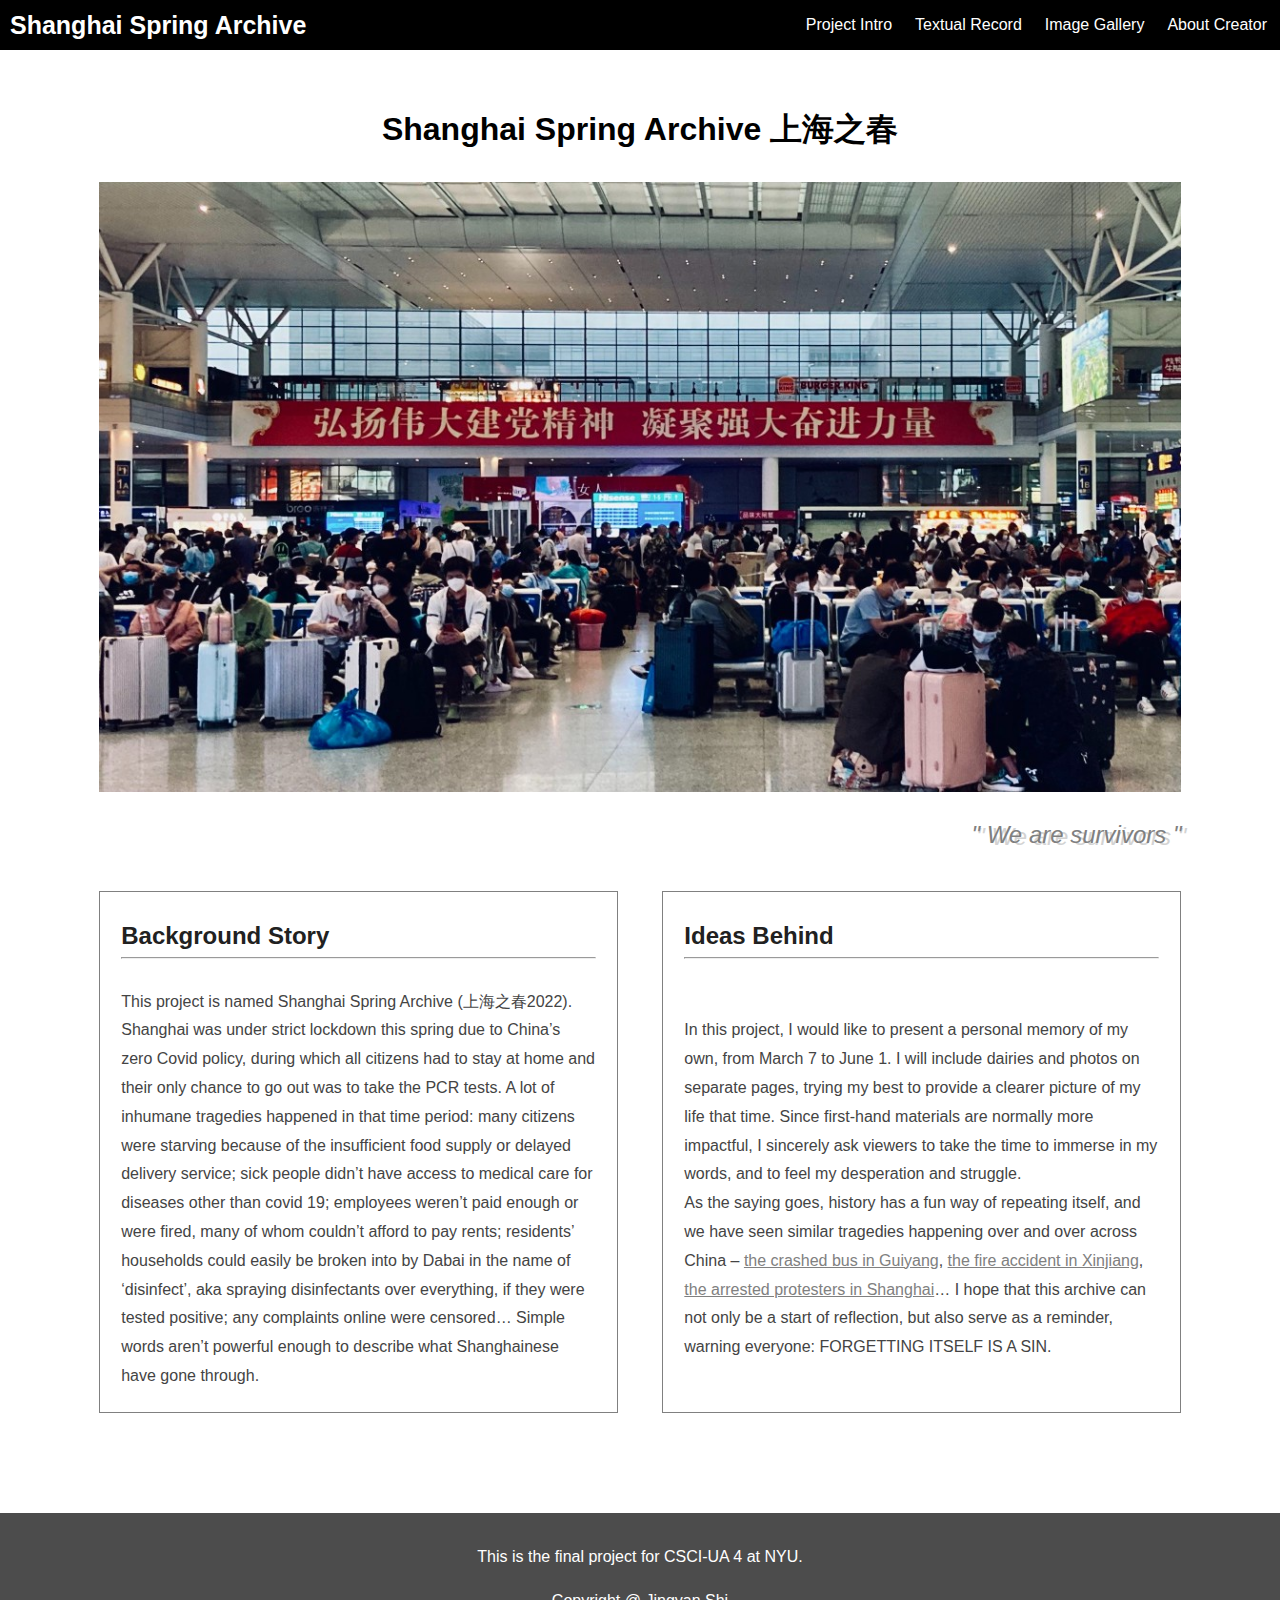
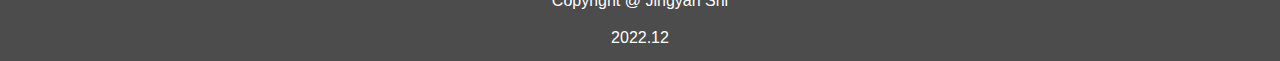
<file: index.html>
<!DOCTYPE html>
<html>

<head>
	<meta charset="utf-8">
	<meta http-equiv="X-UA-Compatible" content="IE=edge">
	<meta name="viewport" content="width=device-width, initial-scale=1.0">
	<title>Shanghai Spring Archive</title>
	<link rel="stylesheet" href="./style.css">
</head>

<body>
	<header>
		<div id="brand"><a href="./index.html">Shanghai Spring Archive</a></div>
		<nav>
			<ul>
				<li><a href="./index.html">Project Intro</a></li>
				<li><a href="./txt.html">Textual Record</a></li>
				<li><a href="./img.html">Image Gallery</a></li>
				<li><a href="./abt.html">About Creator</a></li>
			</ul>
		</nav>
		<div id="hamburger-icon" onclick="toggleMobileMenu(this)">
	        <div class="bar1"></div>
	        <div class="bar2"></div>
	        <div class="bar3"></div>
        	<ul class="mobile-menu">
				<li><a href="./index.html">Project Intro</a></li>
				<li><a href="./txt.html">Textual Record</a></li>
				<li><a href="./img.html">Image Gallery</a></li>
				<li><a href="./abt.html">About Creator</a></li>
       		</ul>
    	</div>
	</header>
	<main>
		<h1 id="page1-heading">Shanghai Spring Archive 上海之春</h1>
		<div id="cover"><img src="./img/cover.jpeg" srcset="./img/cover-1x.jpg 1x, ./img/cover.jpeg 2x" alt="project overview picture"></div>
		<div id="quoate"><div><i>" We are survivors "</i></div></div>
		<div class="page1-flex-container">
			<div id="page1-flex-container-1">
				<h2>Background Story</h2>
				<hr><br>
				<p>This project is named Shanghai Spring Archive (上海之春2022).<br>
				Shanghai was under strict lockdown this spring due to China’s zero Covid policy, during which all citizens had to stay at home and their only chance to go out was to take the PCR tests. A lot of inhumane tragedies happened in that time period: many citizens were starving because of the insufficient food supply or delayed delivery service; sick people didn’t have access to medical care for diseases other than covid 19; employees weren’t paid enough or were fired, many of whom couldn’t afford to pay rents; residents’ households could easily be broken into by Dabai in the name of ‘disinfect’, aka spraying disinfectants over everything, if they were tested positive; any complaints online were censored… Simple words aren’t powerful enough to describe what Shanghainese have gone through.</p>
			</div><br>
			<div id="page1-flex-container-2">
				<h2>Ideas Behind</h2>
				<hr><br><br>
				<p>In this project, I would like to present a personal memory of my own, from March 7 to June 1. I will include dairies and photos on separate pages, trying my best to provide a clearer picture of my life that time. Since first-hand materials are normally more impactful, I sincerely ask viewers to take the time to immerse in my words, and to feel my desperation and struggle. </p>
				<p>As the saying goes, history has a fun way of repeating itself, and we have seen similar tragedies happening over and over across China – <a href="https://cn.nytimes.com/china/20220922/china-covid-zero-policy-bus-crash/" target="_blank">the crashed bus in Guiyang</a>, <a href="https://www.bbc.com/zhongwen/simp/chinese-news-63870896" target="_blank">the fire accident in Xinjiang</a>, <a href="https://www.ntdtv.com/gb/2022/12/06/a103591641.html" target="_blank">the arrested protesters in Shanghai</a>… I hope that this archive can not only be a start of reflection, but also serve as a reminder, warning everyone: FORGETTING ITSELF IS A SIN. 
				</p>
			</div>
		</div>
	</main><br><br>
	<footer>
		<p class="footer-top">This is the final project for CSCI-UA 4 at NYU.<p>
		<p>Copyright @ Jingyan Shi</p>
		<p>2022.12</p>
	</footer>

	<script type="text/javascript" src="./script.js"></script>
</body>


</html>
</file>
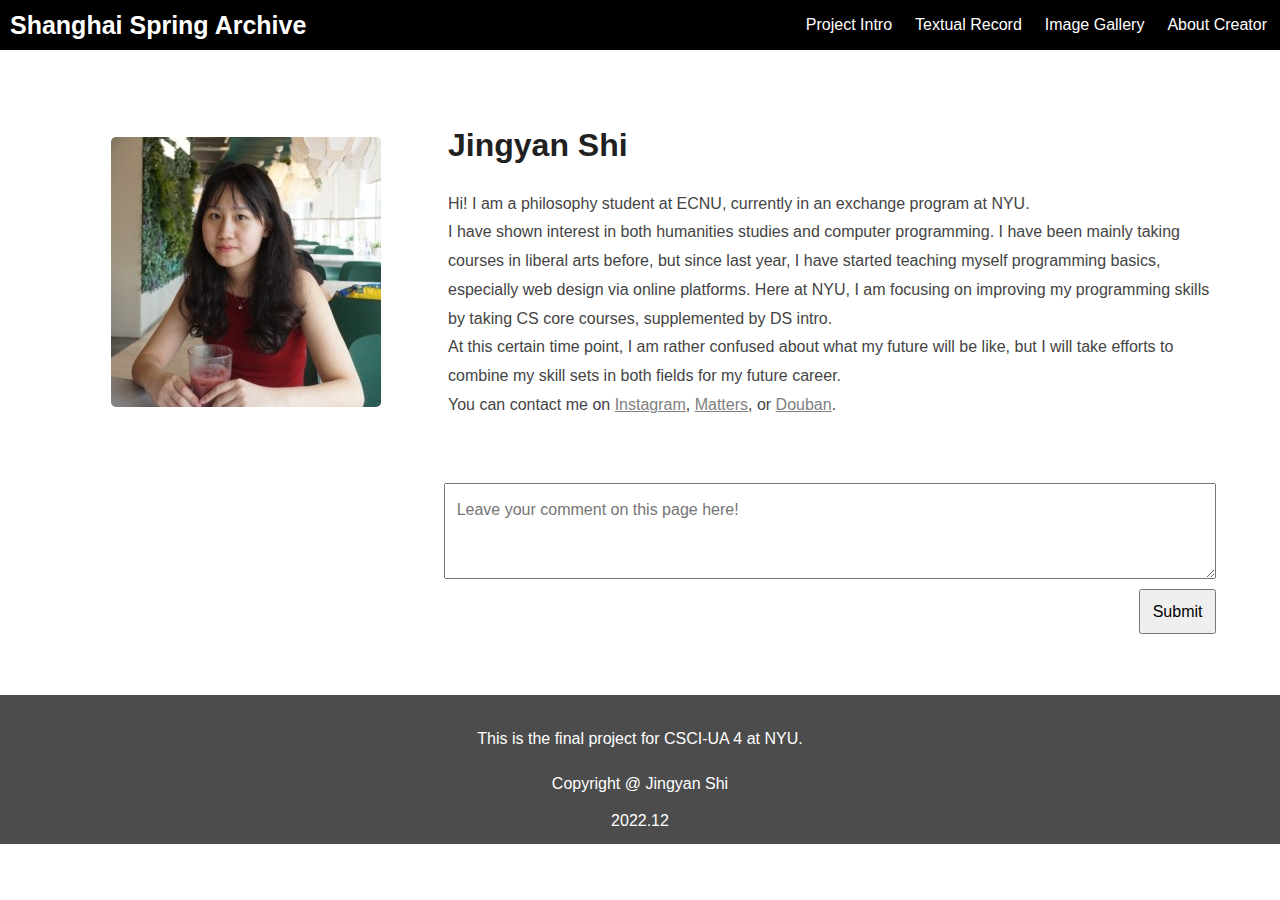
<file: abt.html>
<!DOCTYPE html>
<html>
<head>
	<meta charset="utf-8">
	<meta http-equiv="X-UA-Compatible" content="IE=edge">
	<meta name="viewport" content="width=device-width, initial-scale=1.0">
	<title>Shanghai Spring Archive</title>
	<link rel="stylesheet" href="./style.css">
</head>
<body>

	<header>
		<div id="brand"><a href="./index.html">Shanghai Spring Archive</a></div>
		<nav>
			<ul>
				<li><a href="./index.html">Project Intro</a></li>
				<li><a href="./txt.html">Textual Record</a></li>
				<li><a href="./img.html">Image Gallery</a></li>
				<li><a href="./abt.html">About Creator</a></li>
			</ul>
		</nav>
		<div id="hamburger-icon" onclick="toggleMobileMenu(this)">
	        <div class="bar1"></div>
	        <div class="bar2"></div>
	        <div class="bar3"></div>
        	<ul class="mobile-menu">
				<li><a href="./index.html">Project Intro</a></li>
				<li><a href="./txt.html">Textual Record</a></li>
				<li><a href="./img.html">Image Gallery</a></li>
				<li><a href="./abt.html">About Creator</a></li>
       		</ul>
    	</div>
	</header>

	<main>
		<div class="page4-grid-container">
			
			<h1 id="page4-heading">Jingyan Shi</h1>
			<div id="bio"><img src="./img/bio.jpg" alt="my bio image" srcset="./img/bio-1x.jpg 1x, ./img/bio.jpg 2x"></div>
			<p id="page4-content">Hi! I am a philosophy student at ECNU, currently in an exchange program at NYU.<br>
			I have shown interest in both humanities studies and computer programming. I have been mainly taking courses in liberal arts before, but since last year, I have started teaching myself programming basics, especially web design via online platforms. Here at NYU, I am focusing on improving my programming skills by taking CS core courses, supplemented by DS intro. <br>
			At this certain time point, I am rather confused about what my future will be like, but I will take efforts to combine my skill sets in both fields for my future career. <br>
			You can contact me on <a href="https://www.instagram.com/emmalovesbeer0711/" target="_blank">Instagram</a>, <a href="https://matters.news/@emmashi0711" target="_blank">Matters</a>, or <a href="https://www.douban.com/people/Steppenwolf123/?_i=0653970JDgtCpn" target="_blank">Douban</a>. </p>
		</div>
			
		<form id="fs-frm" name="simple-contact-form" accept-charset="utf-8" action="https://formspree.io/f/xzbwnkal" method="post">
				<textarea rows="5" name="message" id="message" placeholder="Leave your comment on this page here!" required=""></textarea>
			    <input type="hidden" name="_subject" id="email-subject" value="Contact Form Submission">
			    <input type="submit" value="Submit" id="submit">
			</form>
		</div>
	</main><br><br><br>

	<footer>
		<p class="footer-top">This is the final project for CSCI-UA 4 at NYU.<p>
		<p>Copyright @ Jingyan Shi</p>
		<p>2022.12</p>
	</footer>

	<script type="text/javascript" src="./script.js"></script>

</body>
</html>
</file>
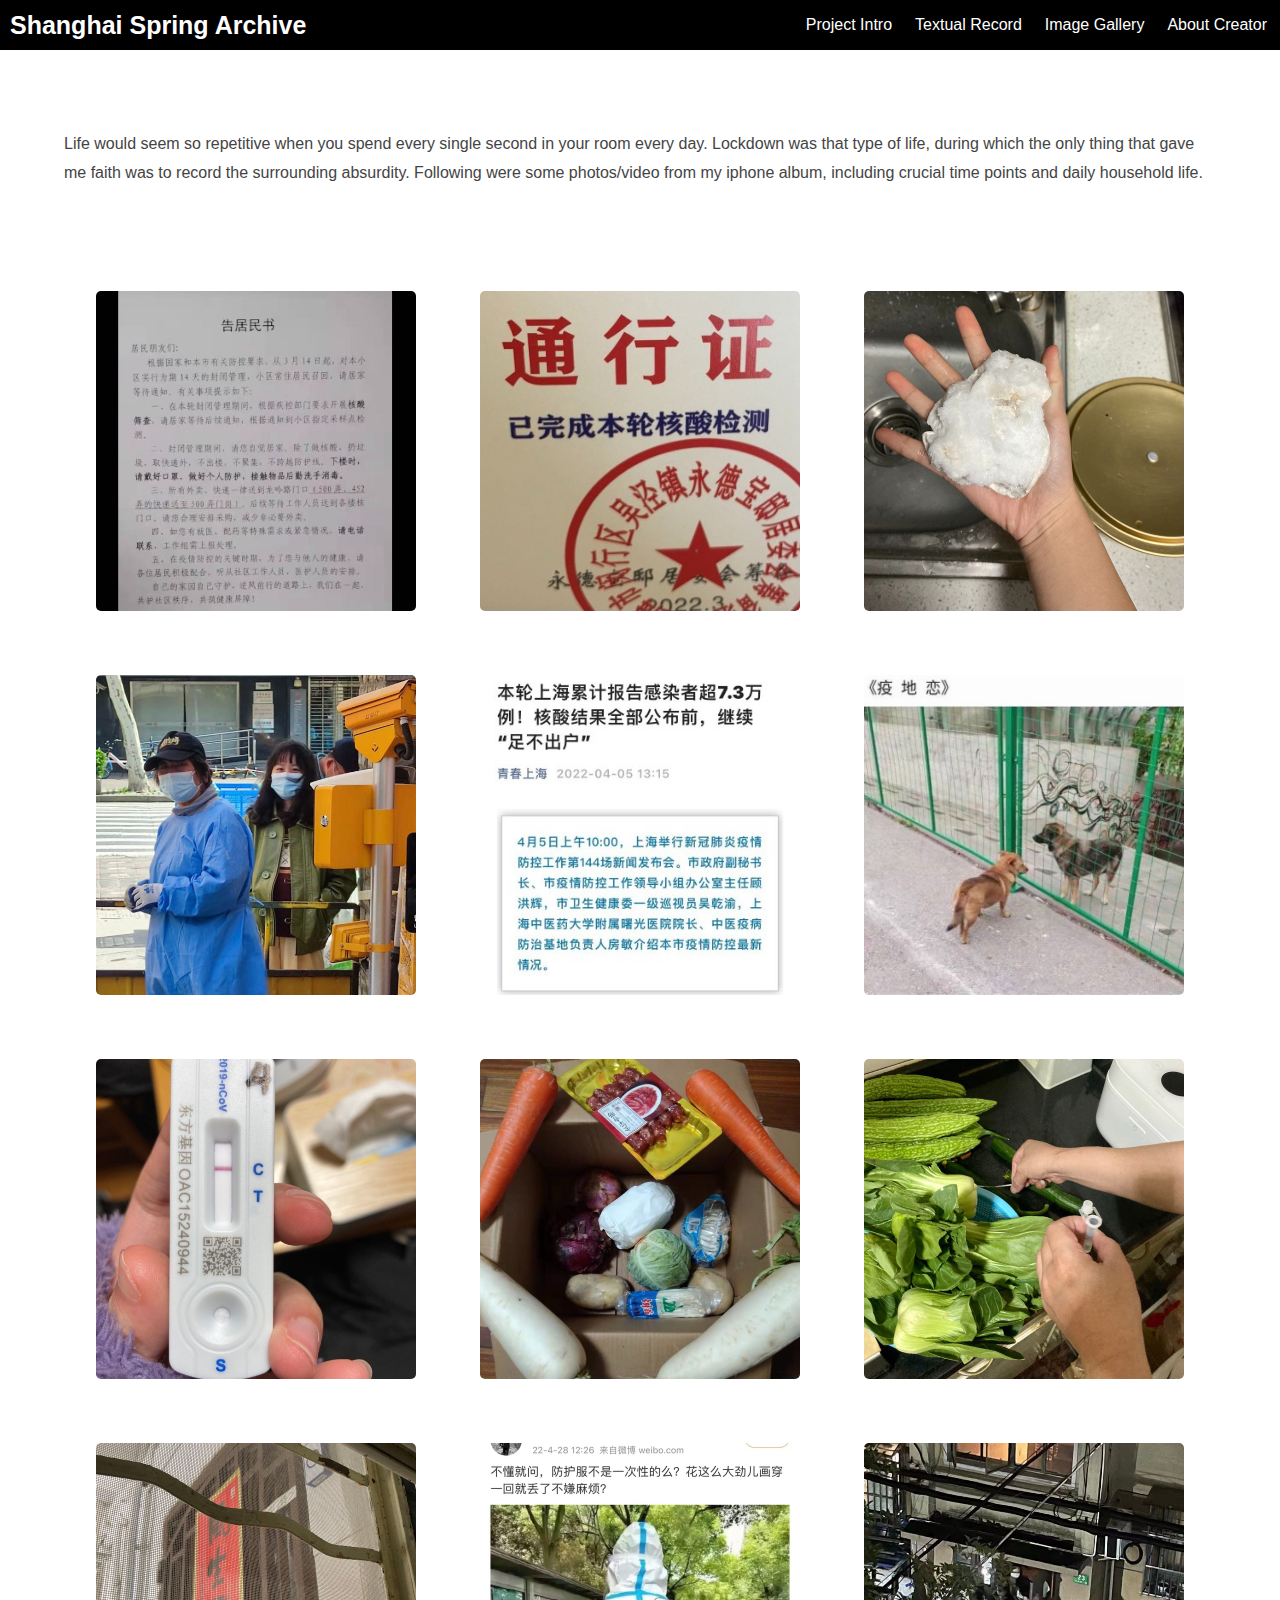
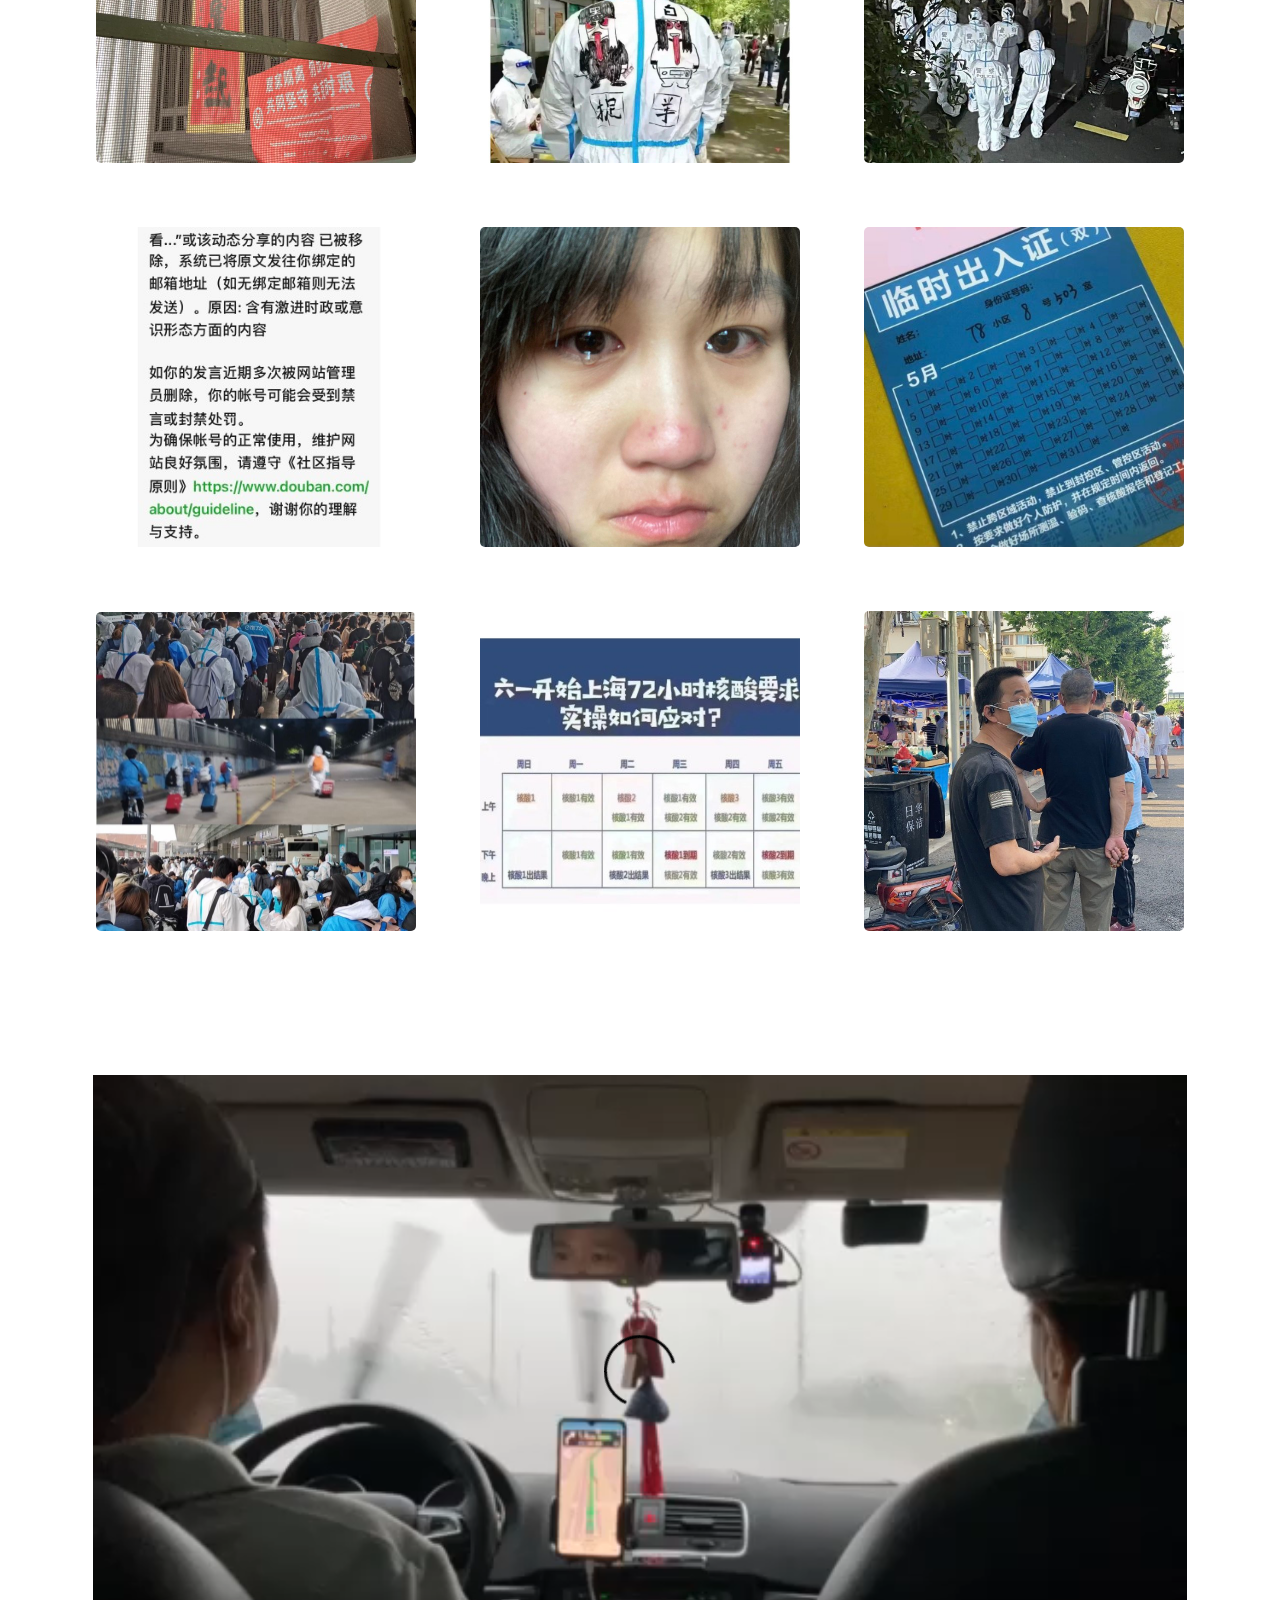
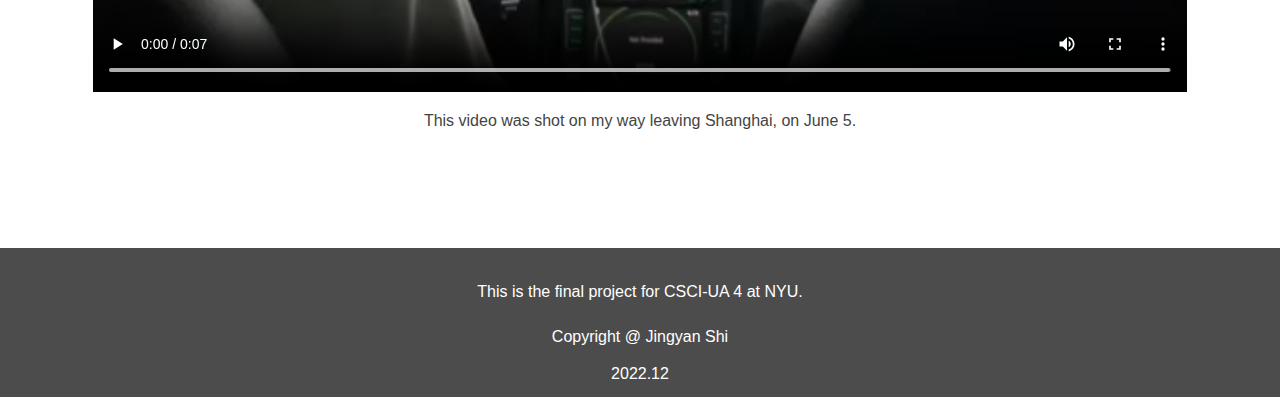
<file: img.html>
<!DOCTYPE html>
<html>
<head>
	<meta charset="utf-8">
	<meta http-equiv="X-UA-Compatible" content="IE=edge">
	<meta name="viewport" content="width=device-width, initial-scale=1.0">
	<title>Shanghai Spring Archive</title>
	<link rel="stylesheet" href="./style.css">
</head>
<body>

	<header>
		<div id="brand"><a href="./index.html">Shanghai Spring Archive</a></div>
		<nav>
			<ul>
				<li><a href="./index.html">Project Intro</a></li>
				<li><a href="./txt.html">Textual Record</a></li>
				<li><a href="./img.html">Image Gallery</a></li>
				<li><a href="./abt.html">About Creator</a></li>
			</ul>
		</nav>
		<div id="hamburger-icon" onclick="toggleMobileMenu(this)">
	        <div class="bar1"></div>
	        <div class="bar2"></div>
	        <div class="bar3"></div>
        	<ul class="mobile-menu">
				<li><a href="./index.html">Project Intro</a></li>
				<li><a href="./txt.html">Textual Record</a></li>
				<li><a href="./img.html">Image Gallery</a></li>
				<li><a href="./abt.html">About Creator</a></li>
       		</ul>
    	</div>
	</header>

	<main>
		<div id="page3-content"><br>Life would seem so repetitive when you spend every single second in your room every day. Lockdown was that type of life, during which the only thing that gave me faith was to record the surrounding absurdity. Following were some photos/video from my iphone album, including crucial time points and daily household life. </div><br><br>
		<div class="page3-img-gallery-container">
			<ul class="page3-img-gallery">
				<li>
					<img src="./img/page3/1.jpeg" alt="see text info" srcset="./img/page3/1.jpg 1x, ./img/page3/1.jpeg 2x">
					<div class="overlay"><span>At the beginning of March, some neighbourhoods were already undergoing the so-called 14-day-quarantine.</span></div>
				</li>
				<li>
					<img src="./img/page3/2.jpeg" alt="see text info" srcset="./img/page3/2.jpg 1x, ./img/page3/2.jpeg 2x">
					<div class="overlay"><span>The place I lived at was under lockdown as well, and we were only permitted to go out with this certificate.</span></div>
				</li>
				<li>
					<img src="./img/page3/3.jpeg" alt="see text info" srcset="./img/page3/3.jpg 1x, ./img/page3/3.jpeg 2x">
					<div class="overlay"><span>It was so hard to order food via dilivery platform, the frozen almost-bad dumplings were the only thing available that time.</span></div>
				</li>
				<li>
					<img src="./img/page3/4.jpeg" alt="see text info" srcset="./img/page3/4.jpg 1x, ./img/page3/4.jpeg 2x">
					<div class="overlay"><span>The end of March, the last time I walked out this spring, I went to see my ex, but was only able to see him distantly across the fence.</span></div>
				</li>
				<li>
					<img src="./img/page3/5.jpeg" alt="see text info" srcset="./img/page3/5.jpg 1x, ./img/page3/5.jpeg 2x">
					<div class="overlay"><span>April 4th, the official day when the government announced to go on a city-wide lockdown, though related rumors had been spreading way before.</span></div>
				</li>
				<li>
					<img src="./img/page3/17.jpeg" alt="see text info" srcset="./img/page3/17.jpg 1x, ./img/page3/17.jpeg 2x">
					<div class="overlay"><span>Even colleges started lockdown, breaking the campus into blocks. This is a pic of two twin dogs separated by the fence at ECNU.</span></div>
				</li>
				<li>
					<img src="./img/page3/6.jpeg" alt="see text info" srcset="./img/page3/6.jpg 1x, ./img/page3/6.jpeg 2x">
					<div class="overlay"><span>We had to do the lateral flow covid self test on a daily basis and upload photos in groupchats.</span></div>
				</li>
				<li>
					<img src="./img/page3/7.jpeg" alt="see text info" srcset="./img/page3/7.jpg 1x, ./img/page3/7.jpeg 2x">
					<div class="overlay"><span>In the middle of April, the government finally distributed some food to citizens, the quality of which largely depended on neighbourhood.</span></div>
				</li>
				<li>
					<img src="./img/page3/8.jpeg" alt="see text info" srcset="./img/page3/8.jpg 1x, ./img/page3/8.jpeg 2x">
					<div class="overlay"><span>Just for fun, my dad used the extra lateral flow stick to test whether the veggies from outside were covid positive.</span></div>
				</li>
				<li>
					<img src="./img/page3/9.jpeg" alt="see text info" srcset="./img/page3/9.jpg 1x, ./img/page3/9.jpeg 2x">
					<div class="overlay"><span>I was tested 'suspicious' that day, so they 'sealed' the door of my apartment</span></div>
				</li>
				<li>
					<img src="./img/page3/18.jpeg" alt="see text info" srcset="./img/page3/18.jpg 1x, ./img/page3/18.jpeg 2x">
					<div class="overlay"><span>On the back of this 'big white' uniform wrote 'catching sheep', since 'sheep' is read the same as '(covid) positive' in Chinese.</span></div>
				</li>
				<li>
					<img src="./img/page3/11.jpeg" alt="see text info" srcset="./img/page3/11.jpg 1x, ./img/page3/11.jpeg 2x">
					<div class="overlay"><span>In my ex's neighbourhood, policemen showed up in 'big white' to arrest someone who stabbed several other people during lockdown.</span></div>
				</li>
				<li>
					<img src="./img/page3/10.jpeg" alt="see text info" srcset="./img/page3/10.jpg 1x, ./img/page3/10.jpeg 2x">
					<div class="overlay"><span>My Douban account was suspended because I posted 'too much politically sensitive contents' about lockdown life.</span></div>
				</li>
				<li>
					<img src="./img/page3/12.jpeg" alt="see text info" srcset="./img/page3/12.jpg 1x, ./img/page3/12.jpeg 2x">
					<div class="overlay"><span>In May, I became increasingly desperate. Sometimes I would cry all day long, doing nothing.</span></div>
				</li>
				<li>
					<img src="./img/page3/13.jpeg" alt="see text info" srcset="./img/page3/13.jpg 1x, ./img/page3/13.jpeg 2x">
					<div class="overlay"><span>At the end of May, some neighbourhoods allowed residents to take turns to walk around (within a strictly limited time range).</span></div>
				</li>
				<li>
					<img src="./img/page3/14.jpeg" alt="see text info" srcset="./img/page3/14.jpg 1x, ./img/page3/14.jpeg 2x">
					<div class="overlay"><span>After the local government released regulations on universities, students rushed home ASAP.</span></div>
				</li>
				<li>
					<img src="./img/page3/15.jpeg" alt="see text info" srcset="./img/page3/15.jpg 1x, ./img/page3/15.jpeg 2x">
					<div class="overlay"><span>The lockdown was officialy released on June 1. A new regulation was implemented, that you have to show valid PCR result everywhere you go, and it expires in 72 hours.</span></div>
				</li>
				<li>
					<img src="./img/page3/16.jpeg" alt="see text info" srcset="./img/page3/16.jpg 1x, ./img/page3/16.jpeg 2x">
					<div class="overlay"><span>The line for waiting to take PCR test has even become longer in June due to the new policy.</span></div>
				</li>
			</ul>
		</div><br><br><br>

		<div id="video">
			<video width="95%" controls>
				<source src="./img/page3/video.mp4" type="video/mp4">
				<p>Your video cannot be played due to browser compatability.</p>
			</video>
			<div>This video was shot on my way leaving Shanghai, on June 5.</div>
		</div>

	</main><br><br>

	<footer>
		<p class="footer-top">This is the final project for CSCI-UA 4 at NYU.<p>
		<p>Copyright @ Jingyan Shi</p>
		<p>2022.12</p>
	</footer>


	<script type="text/javascript" src="./script.js"></script>

</body>
</html>
</file>
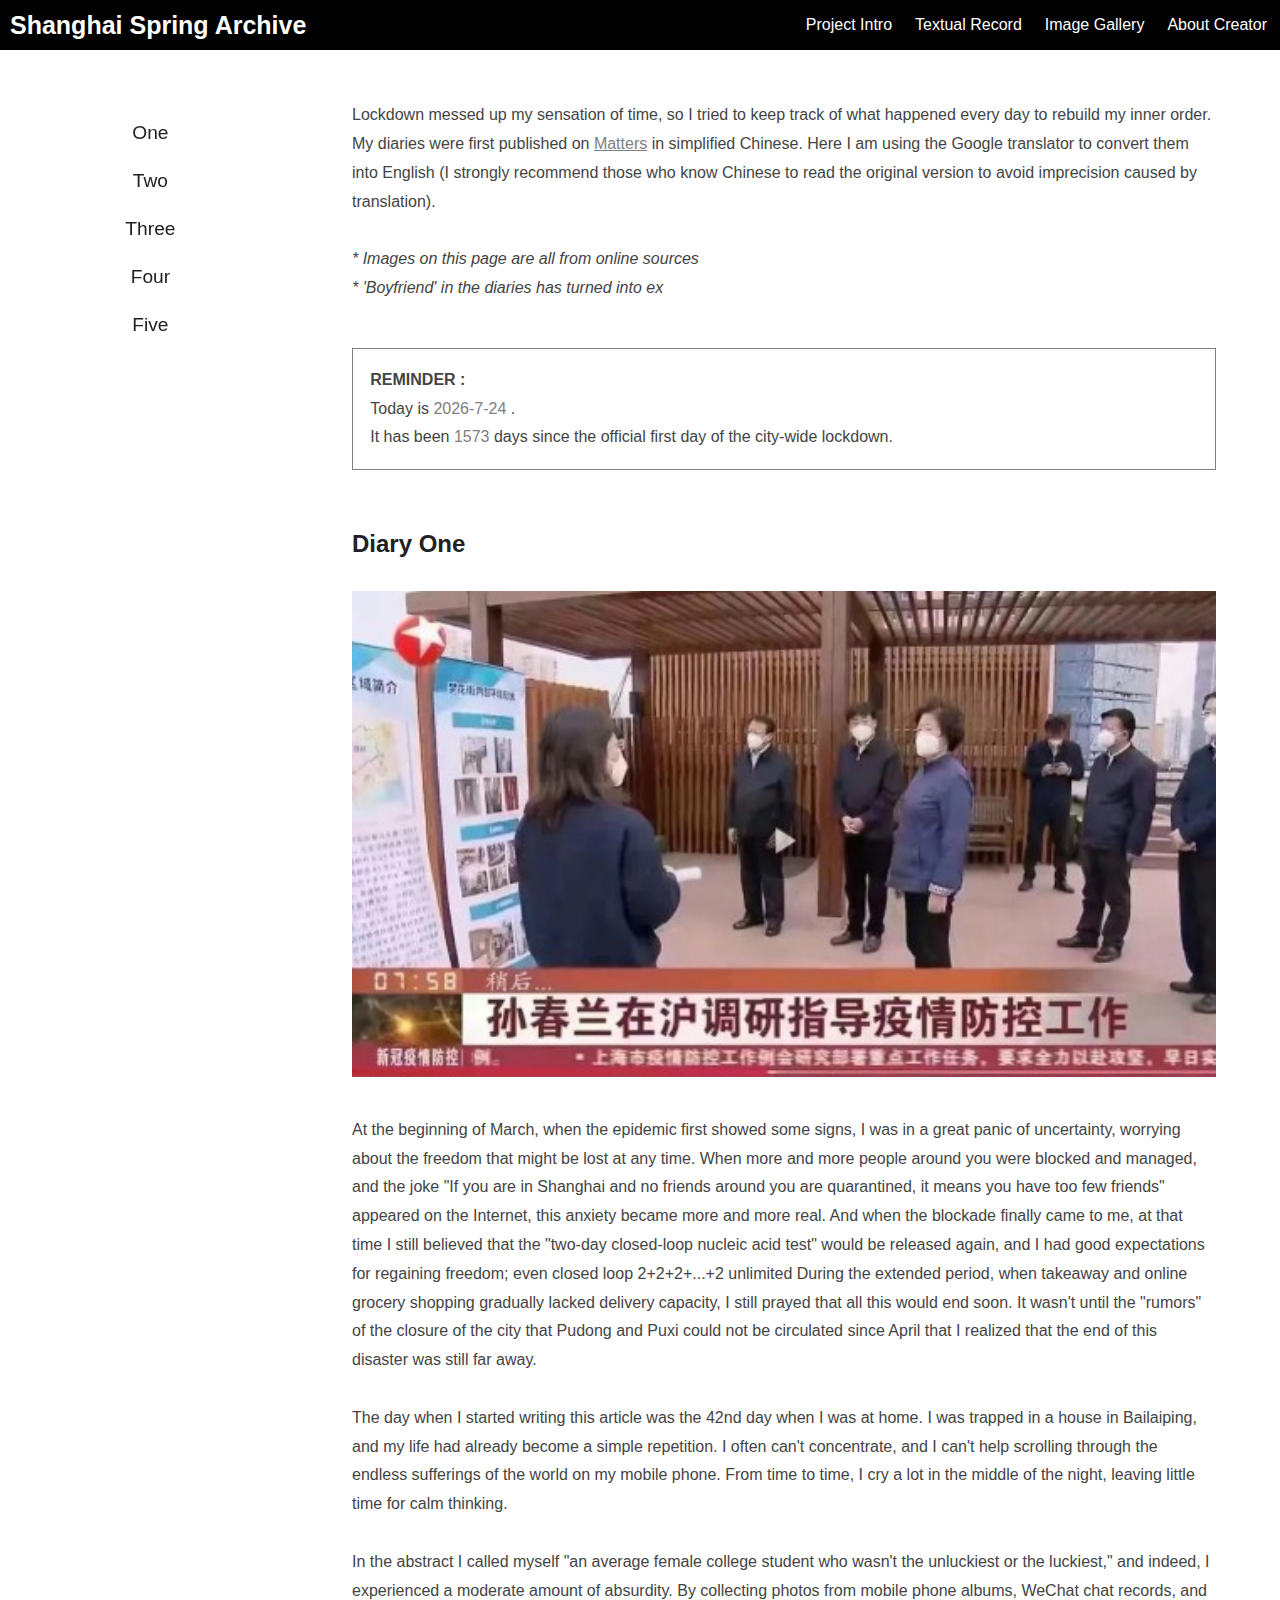
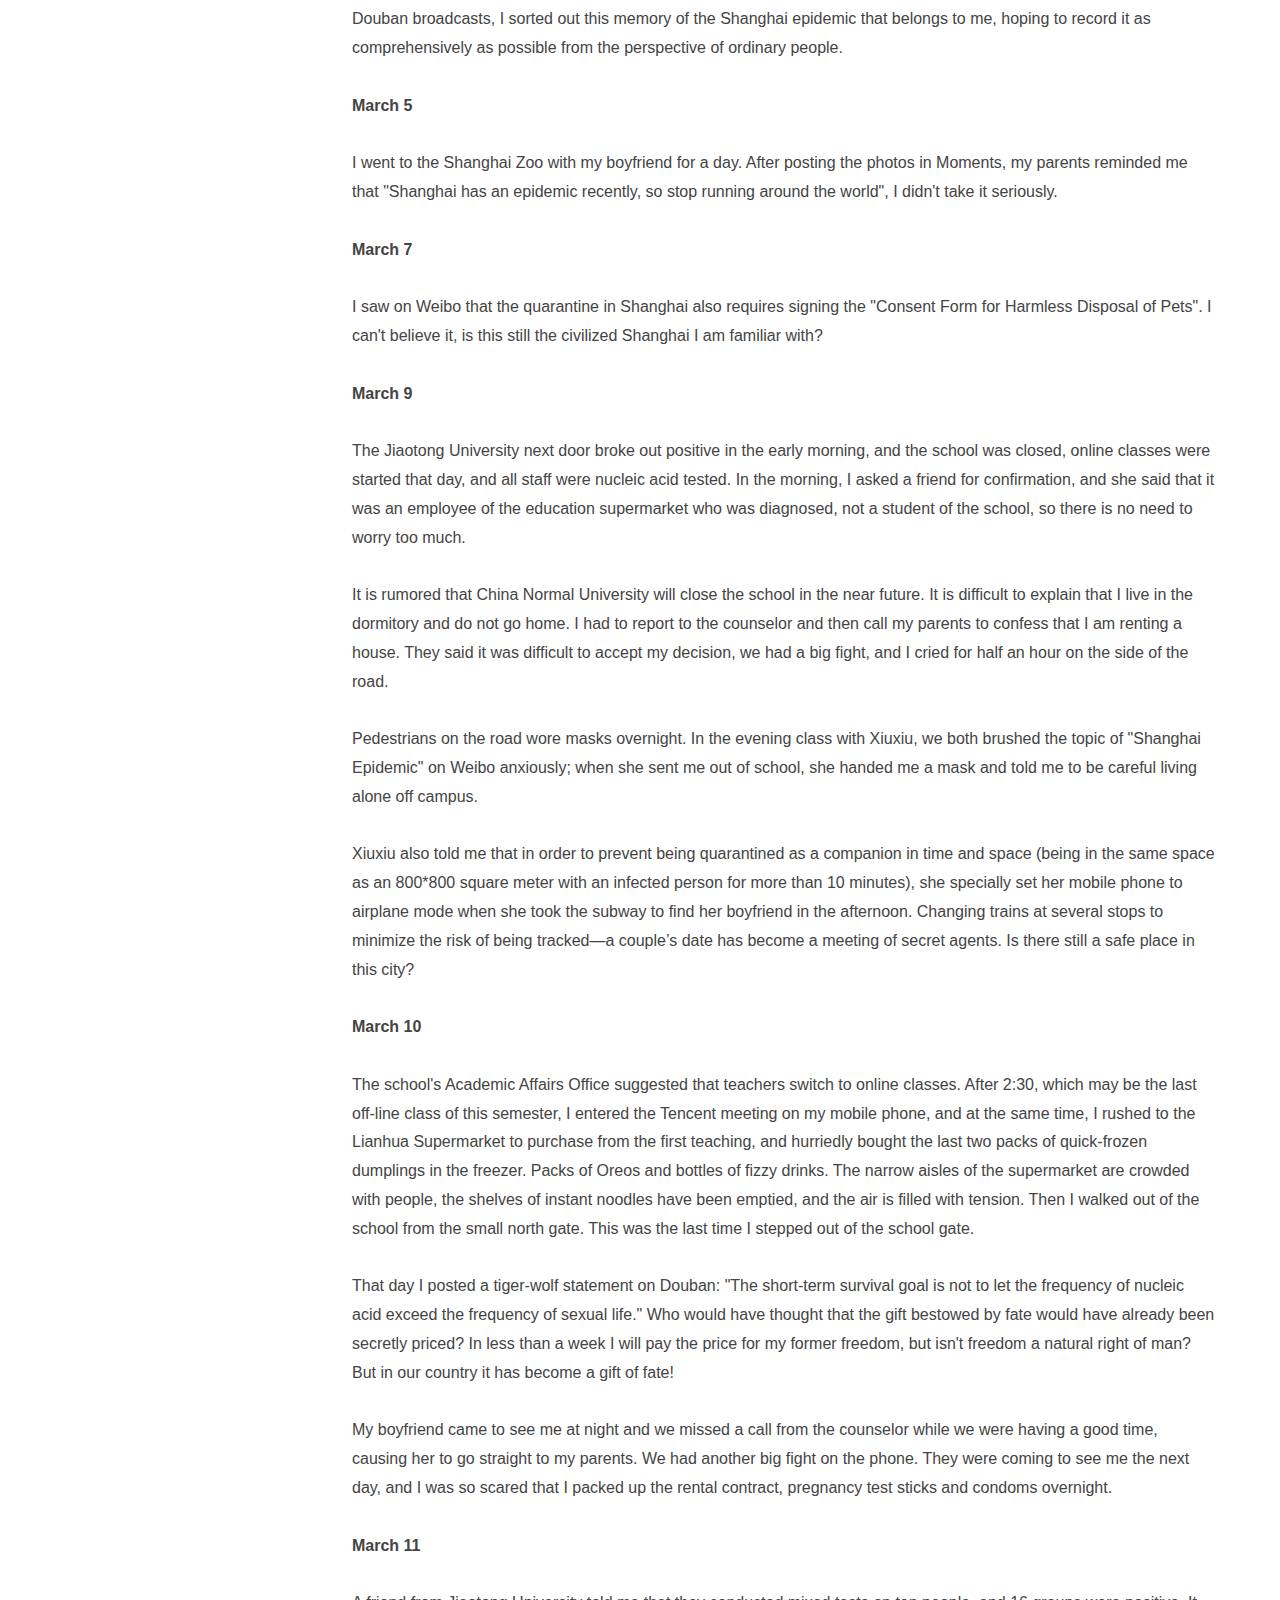
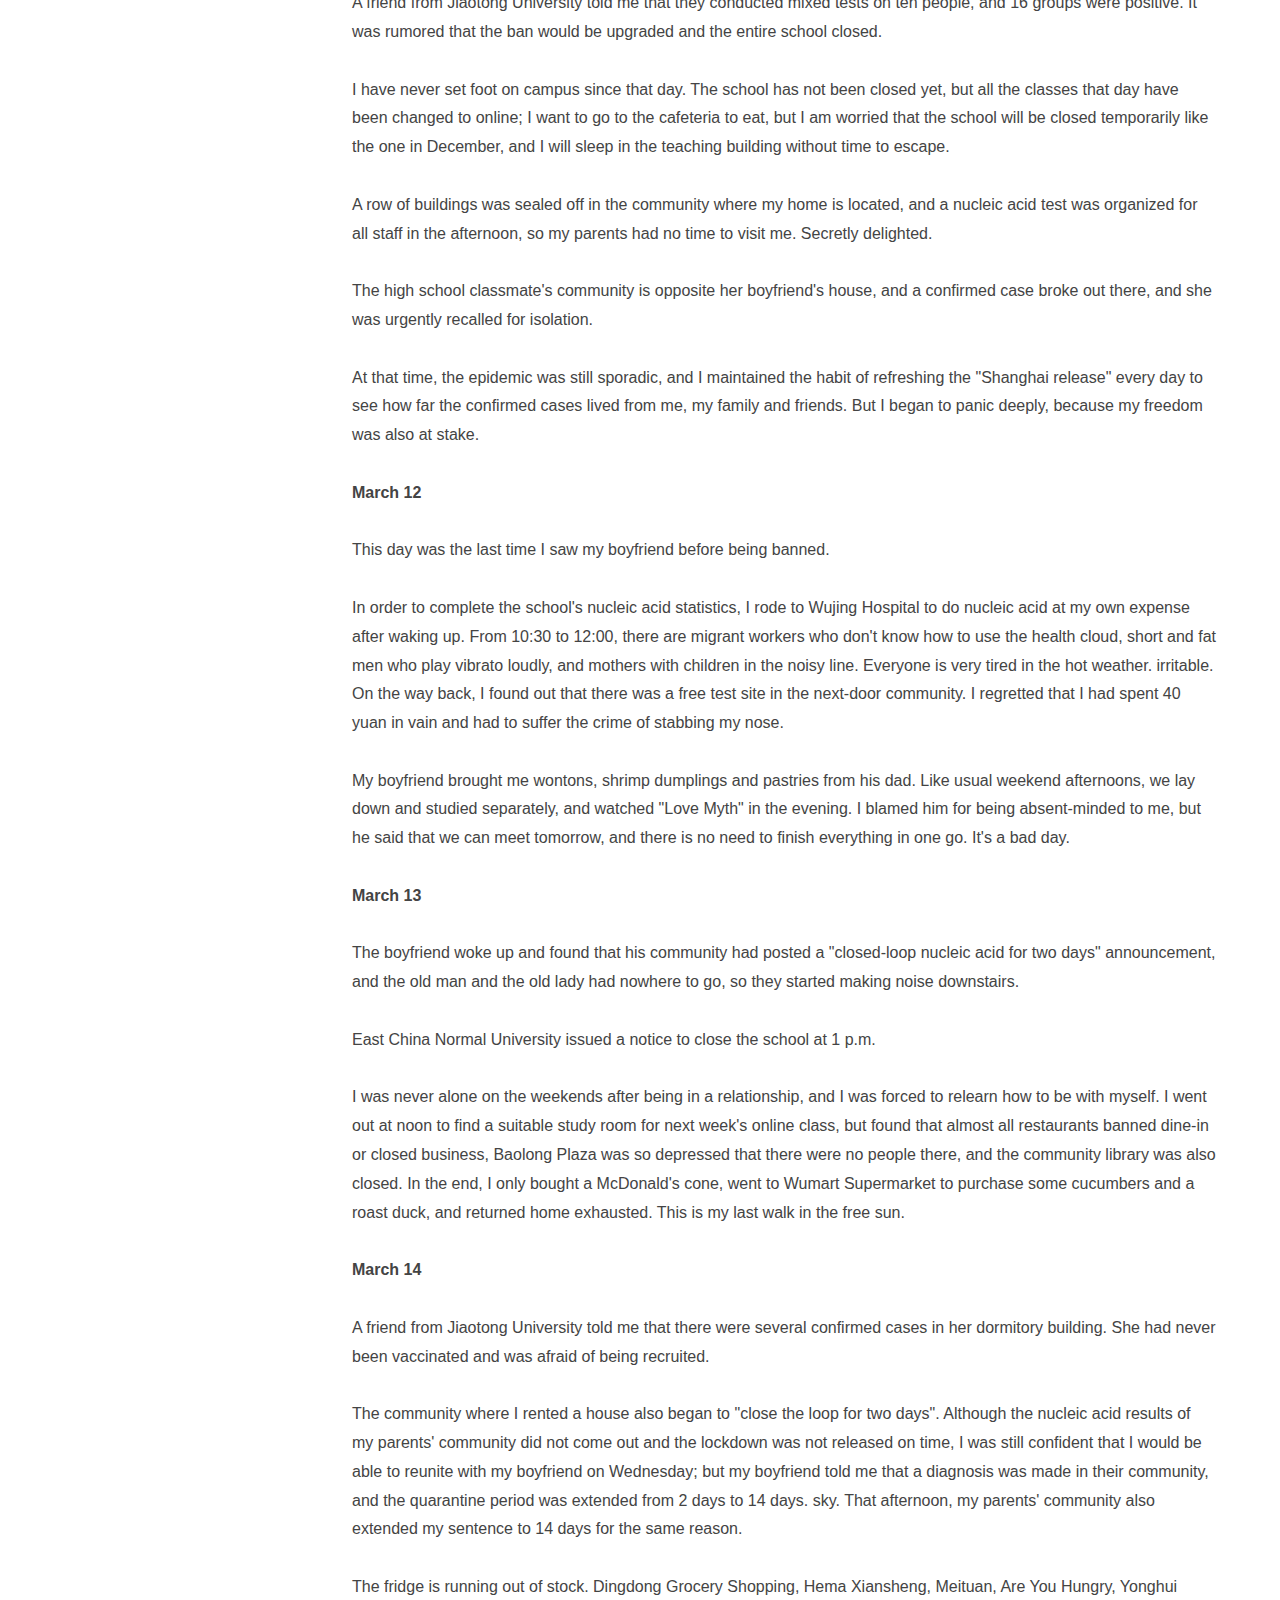
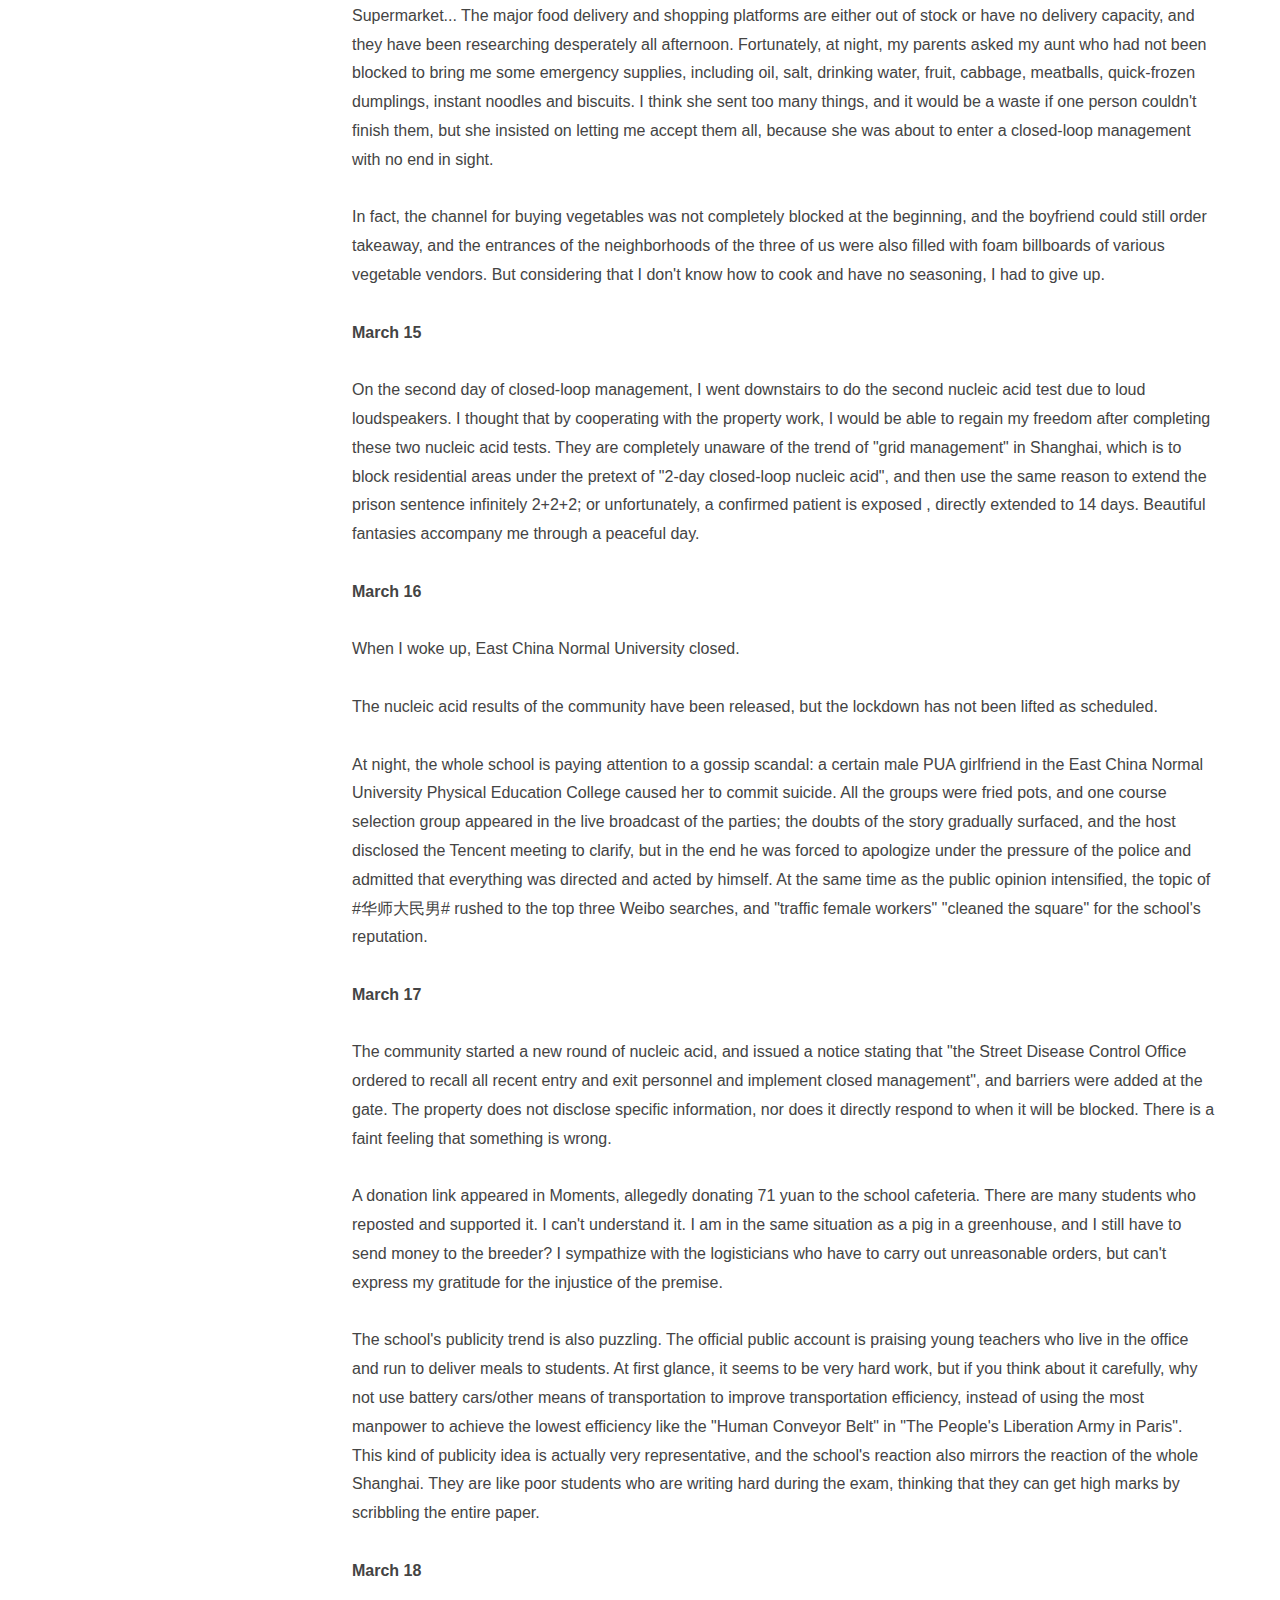
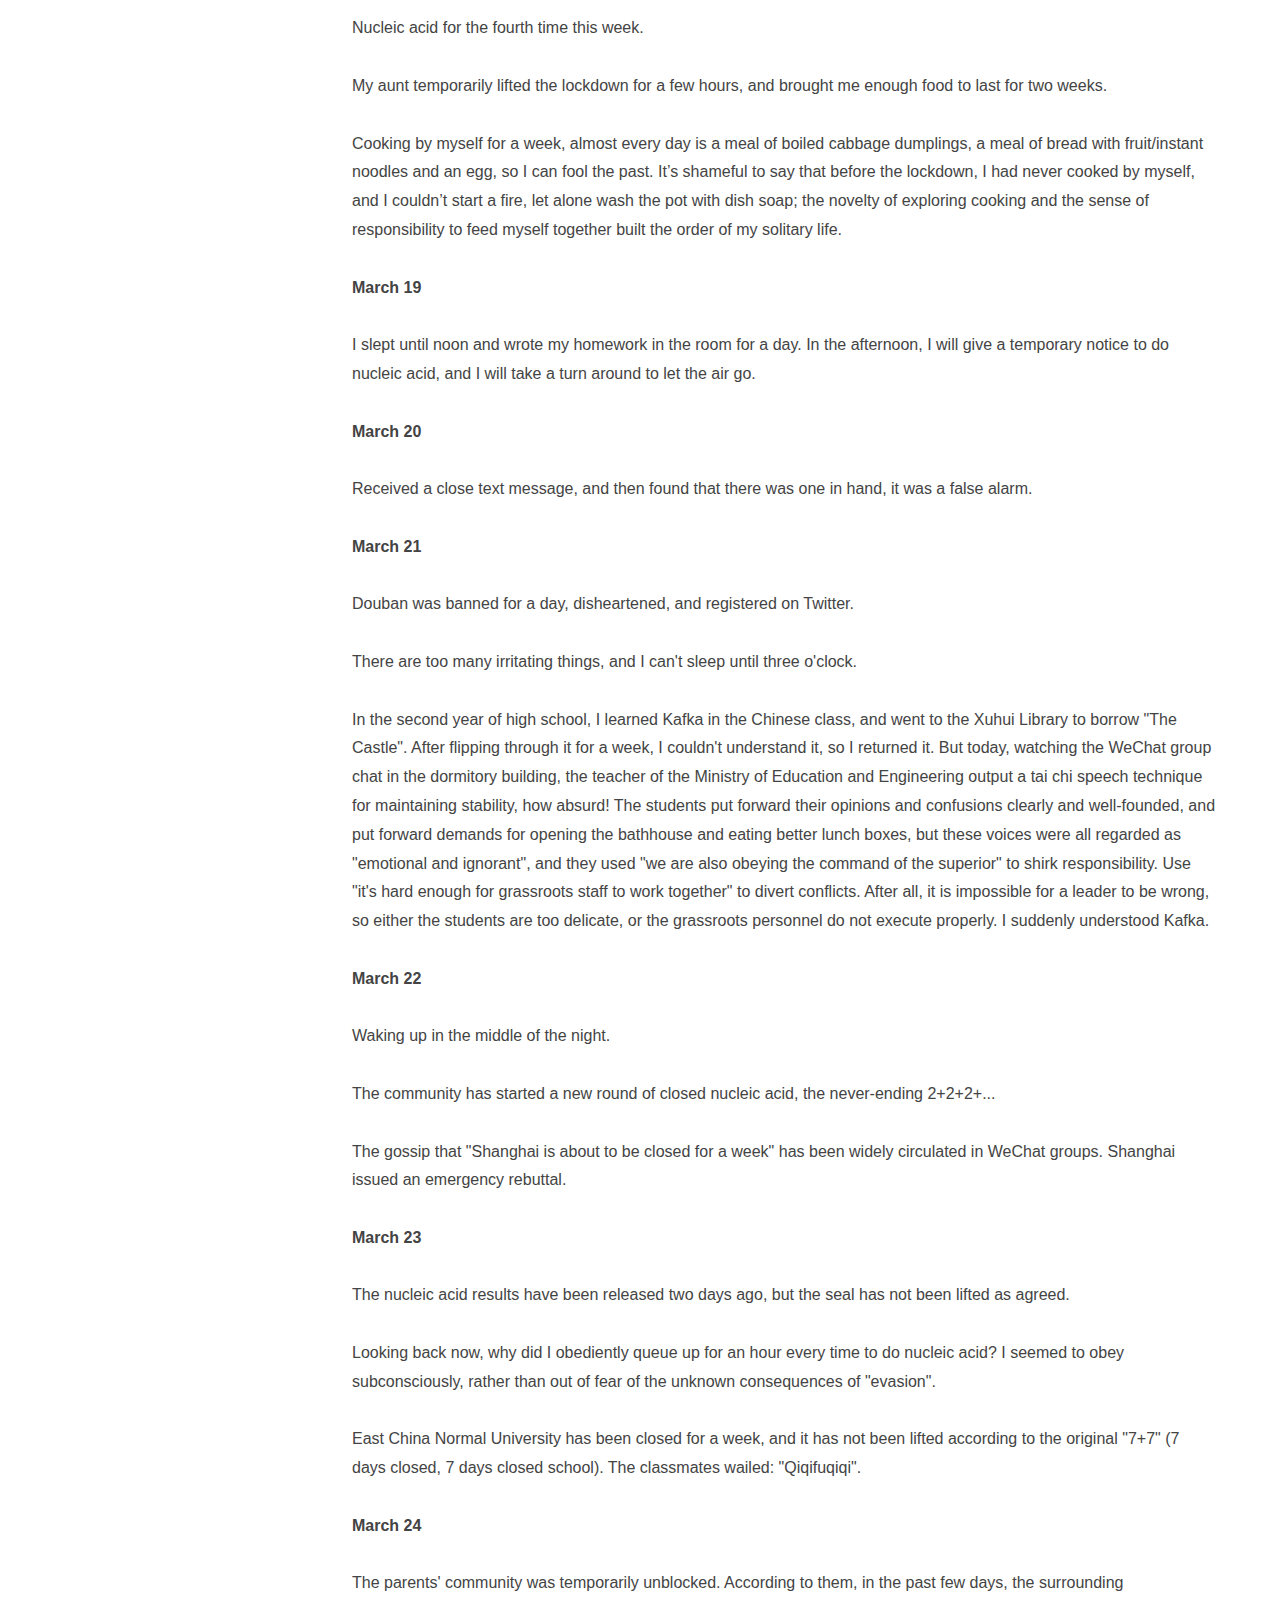
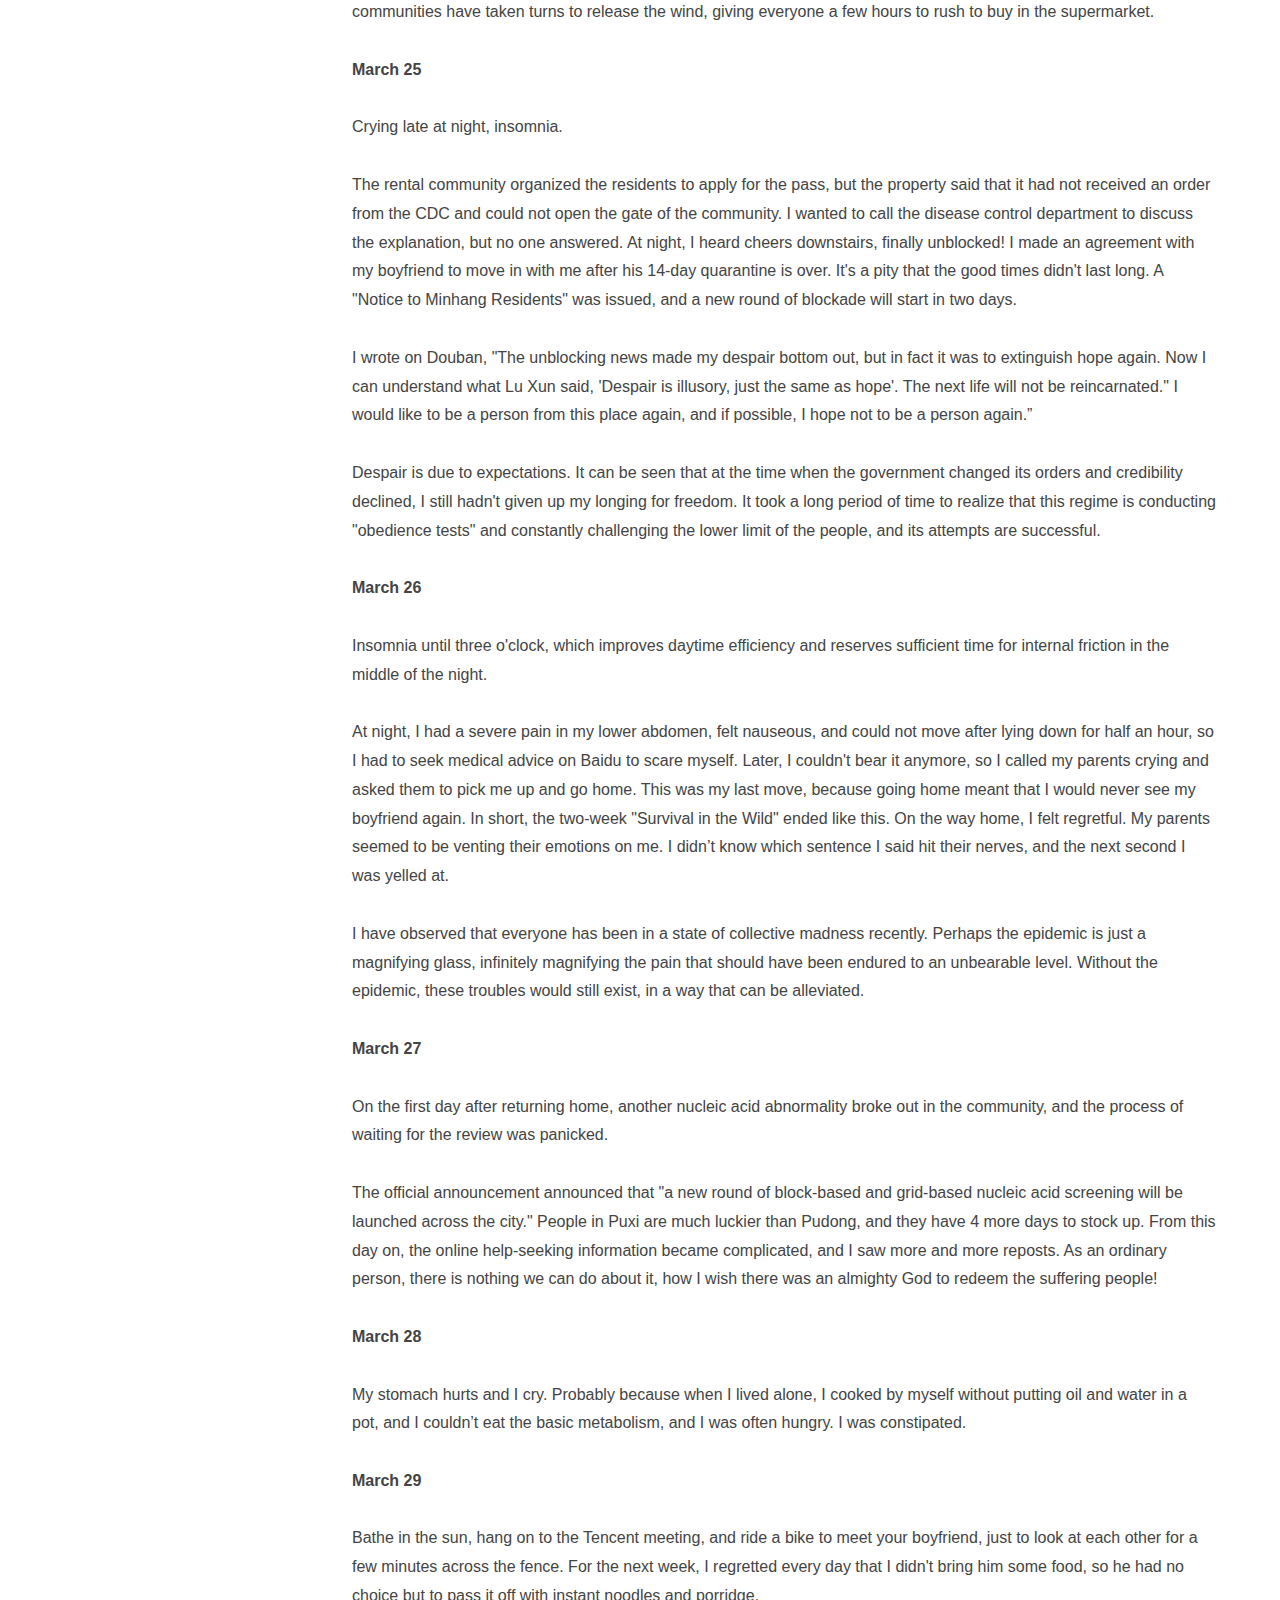
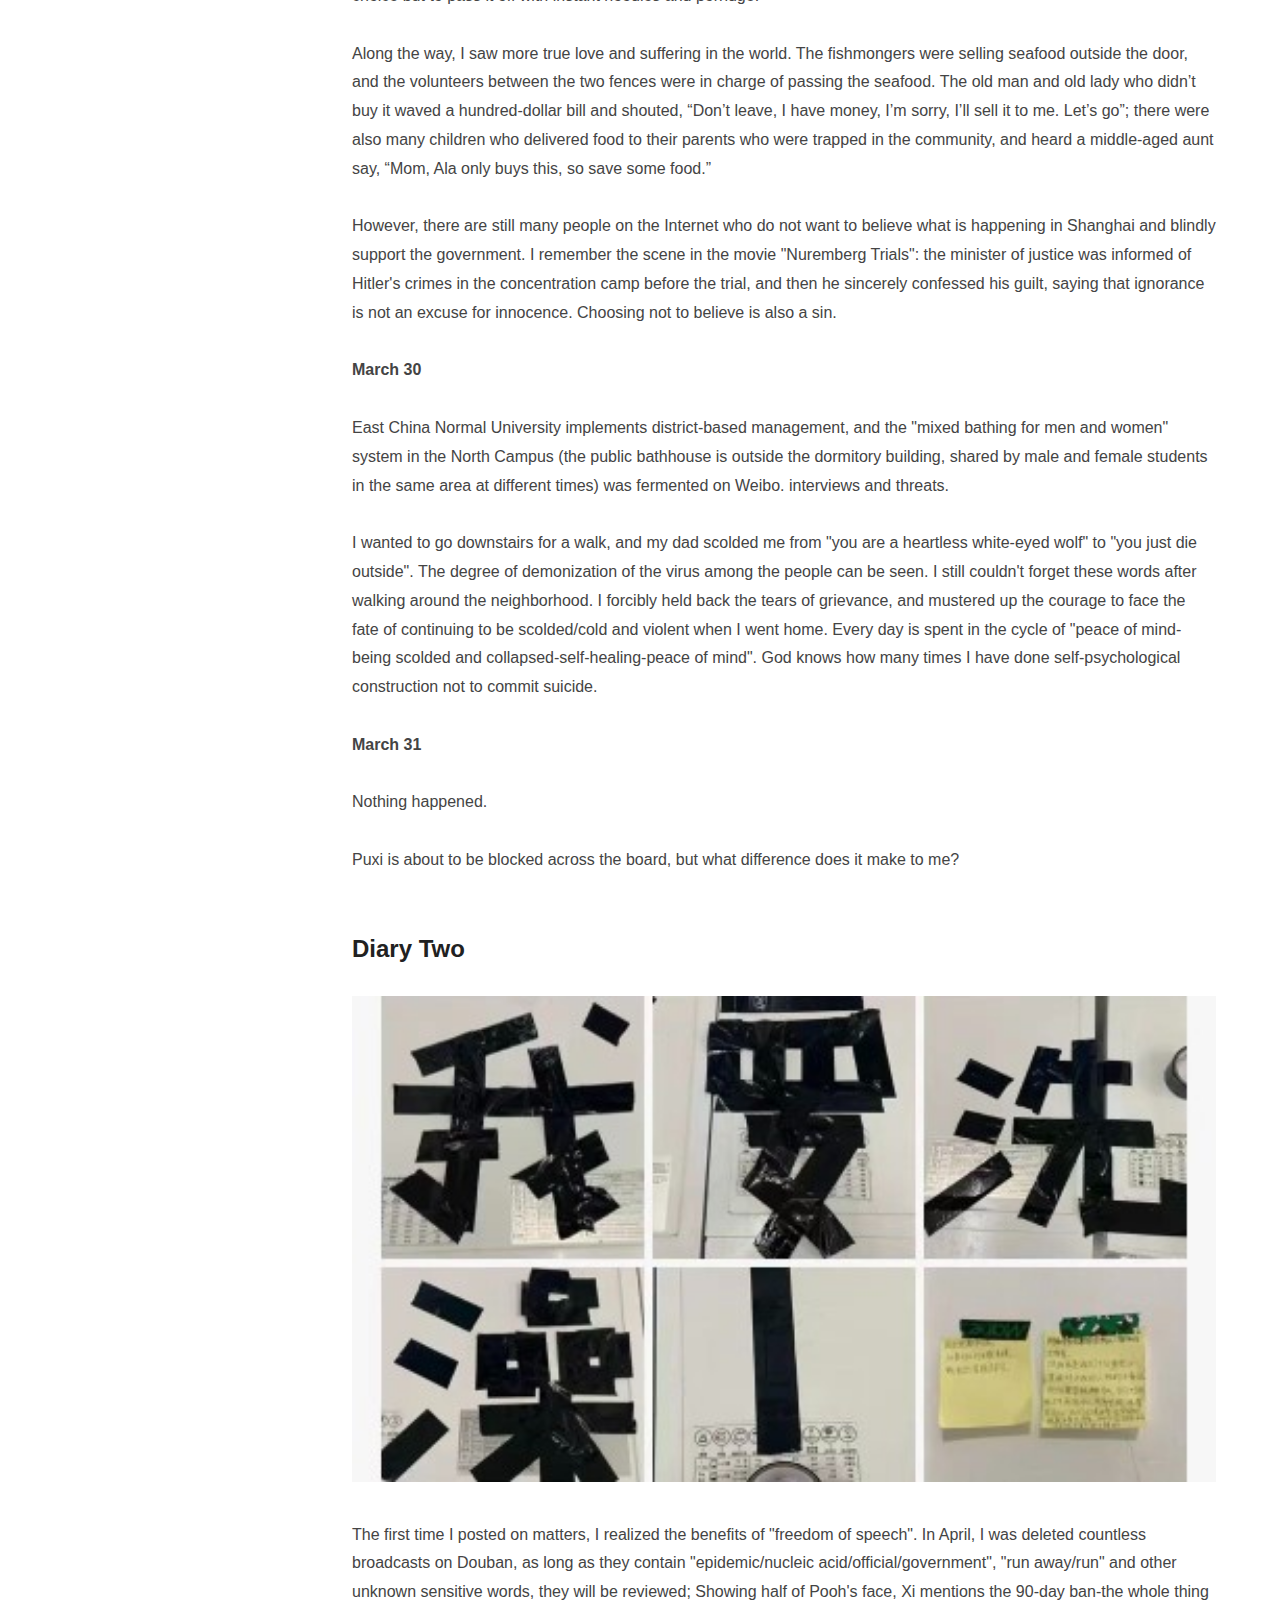
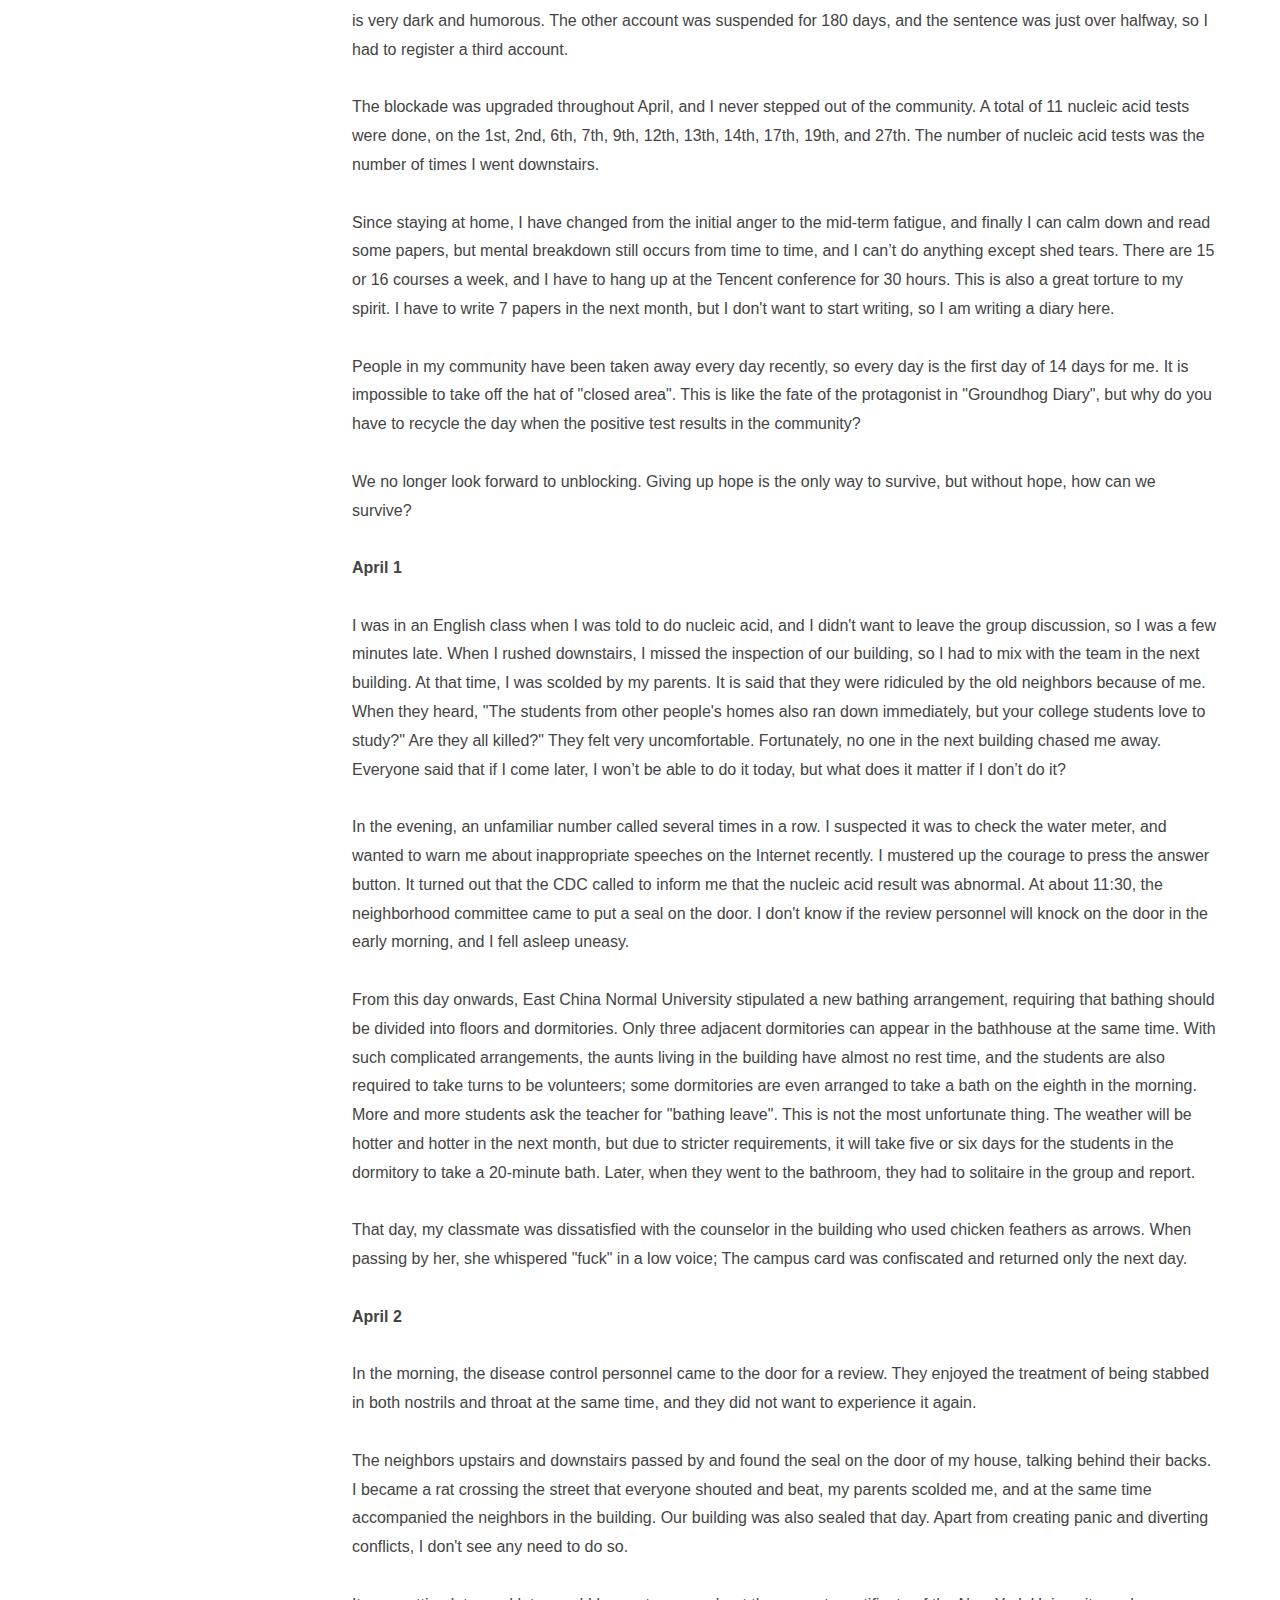
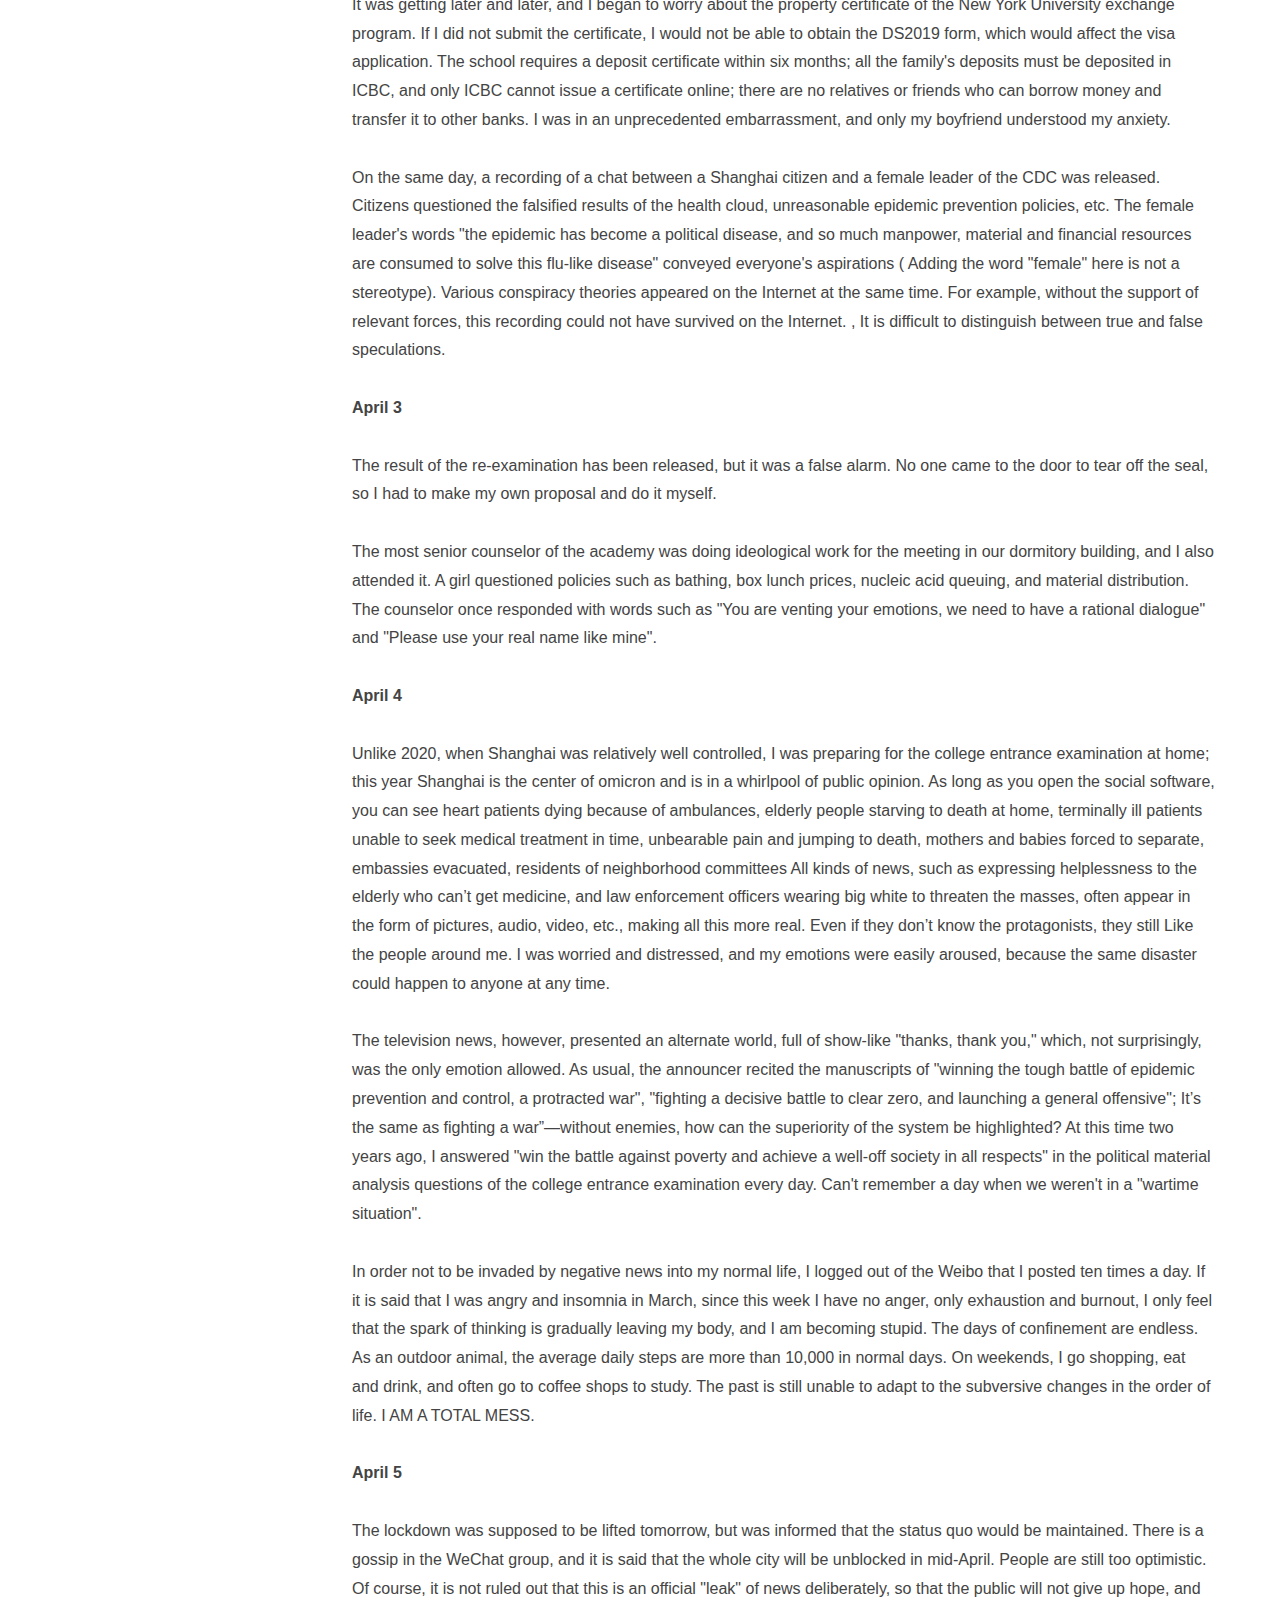
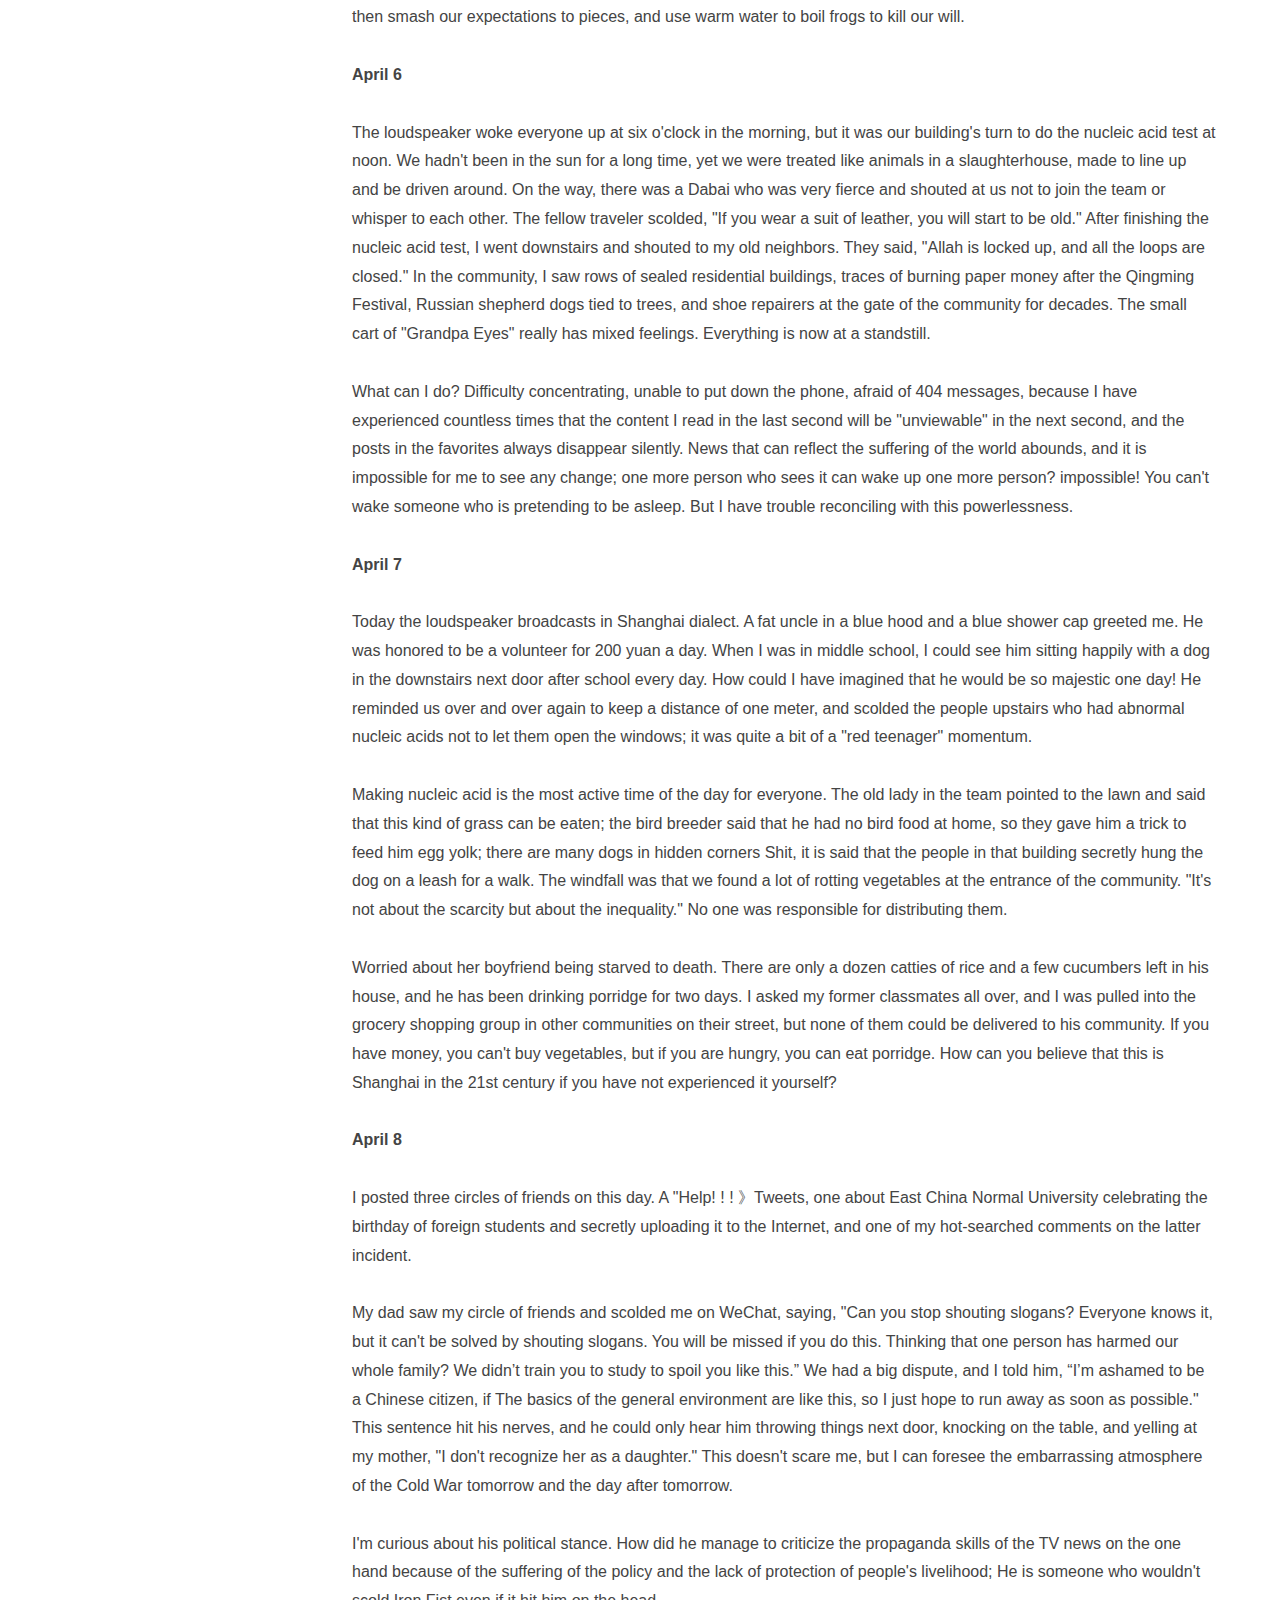
<file: txt.html>
<!DOCTYPE html>
<html>
<head>
	<meta charset="utf-8">
	<meta http-equiv="X-UA-Compatible" content="IE=edge">
	<meta name="viewport" content="width=device-width, initial-scale=1.0">
	<title>Shanghai Spring Archive</title>
	<link rel="stylesheet" href="./style.css">
</head>
<body>
	<header>
		<div id="brand"><a href="./index.html">Shanghai Spring Archive</a></div>
		<nav>
			<ul>
				<li><a href="./index.html">Project Intro</a></li>
				<li><a href="./txt.html">Textual Record</a></li>
				<li><a href="./img.html">Image Gallery</a></li>
				<li><a href="./abt.html">About Creator</a></li>
			</ul>
		</nav>
		<div id="hamburger-icon" onclick="toggleMobileMenu(this)">
	        <div class="bar1"></div>
	        <div class="bar2"></div>
	        <div class="bar3"></div>
        	<ul class="mobile-menu">
				<li><a href="./index.html">Project Intro</a></li>
				<li><a href="./txt.html">Textual Record</a></li>
				<li><a href="./img.html">Image Gallery</a></li>
				<li><a href="./abt.html">About Creator</a></li>
       		</ul>
    	</div>
	</header>

	<main>
		<div class="page2-grid-container" id="top">
			<div class="page2-flex-container">
				<div class="page2-flex-container-div"><a href="#diary-1">One</a></div>
				<div class="page2-flex-container-div"><a href="#diary-2">Two</a></div>
				<div class="page2-flex-container-div"><a href="#diary-3">Three</a></div>
				<div class="page2-flex-container-div"><a href="#diary-4">Four</a></div>
				<div class="page2-flex-container-div"><a href="#diary-5">Five</a></div>
			</div>

			<div class="text">
				Lockdown messed up my sensation of time, so I tried to keep track of what happened every day to rebuild my inner order. My diaries were first published on <a href="https://matters.news/@emmashi0711" target="_blank">Matters</a> in simplified Chinese. Here I am using the Google translator to convert them into English (I strongly recommend those who know Chinese to read the original version to avoid imprecision caused by translation). <br><br><i>* Images on this page are all from online sources<br>* 'Boyfriend' in the diaries has turned into ex</i><br><br>
				<div id="date-text" style="border: 1px solid grey; padding: 2%;margin-top: 1rem">Today is {}. It's been {} days since the official first day of the city-wide lockdown.</div>
			</div>

			<div class="diary">
				<div id="diary-1">
					<h2>Diary One</h2>
					<div class="page2-img-container">
						<img src="./img/page2/1.jpeg" alt="screenshot of the news" srcset="./img/page2/1.jpg 1x, ./img/page2/1.jpeg 2x">
					</div>
					<p><br>At the beginning of March, when the epidemic first showed some signs, I was in a great panic of uncertainty, worrying about the freedom that might be lost at any time. When more and more people around you were blocked and managed, and the joke "If you are in Shanghai and no friends around you are quarantined, it means you have too few friends" appeared on the Internet, this anxiety became more and more real. And when the blockade finally came to me, at that time I still believed that the "two-day closed-loop nucleic acid test" would be released again, and I had good expectations for regaining freedom; even closed loop 2+2+2+...+2 unlimited During the extended period, when takeaway and online grocery shopping gradually lacked delivery capacity, I still prayed that all this would end soon. It wasn't until the "rumors" of the closure of the city that Pudong and Puxi could not be circulated since April that I realized that the end of this disaster was still far away. <br><br>The day when I started writing this article was the 42nd day when I was at home. I was trapped in a house in Bailaiping, and my life had already become a simple repetition. I often can't concentrate, and I can't help scrolling through the endless sufferings of the world on my mobile phone. From time to time, I cry a lot in the middle of the night, leaving little time for calm thinking.<br><br>In the abstract I called myself "an average female college student who wasn't the unluckiest or the luckiest," and indeed, I experienced a moderate amount of absurdity. By collecting photos from mobile phone albums, WeChat chat records, and Douban broadcasts, I sorted out this memory of the Shanghai epidemic that belongs to me, hoping to record it as comprehensively as possible from the perspective of ordinary people.<br><br><b>March 5</b><br><br>I went to the Shanghai Zoo with my boyfriend for a day. After posting the photos in Moments, my parents reminded me that "Shanghai has an epidemic recently, so stop running around the world", I didn't take it seriously.<br><br><b>March 7</b><br><br>I saw on Weibo that the quarantine in Shanghai also requires signing the "Consent Form for Harmless Disposal of Pets". I can't believe it, is this still the civilized Shanghai I am familiar with?<br><br><b>March 9</b><br><br>The Jiaotong University next door broke out positive in the early morning, and the school was closed, online classes were started that day, and all staff were nucleic acid tested. In the morning, I asked a friend for confirmation, and she said that it was an employee of the education supermarket who was diagnosed, not a student of the school, so there is no need to worry too much.<br><br>It is rumored that China Normal University will close the school in the near future. It is difficult to explain that I live in the dormitory and do not go home. I had to report to the counselor and then call my parents to confess that I am renting a house. They said it was difficult to accept my decision, we had a big fight, and I cried for half an hour on the side of the road.<br><br>Pedestrians on the road wore masks overnight. In the evening class with Xiuxiu, we both brushed the topic of "Shanghai Epidemic" on Weibo anxiously; when she sent me out of school, she handed me a mask and told me to be careful living alone off campus.<br><br>Xiuxiu also told me that in order to prevent being quarantined as a companion in time and space (being in the same space as an 800*800 square meter with an infected person for more than 10 minutes), she specially set her mobile phone to airplane mode when she took the subway to find her boyfriend in the afternoon. Changing trains at several stops to minimize the risk of being tracked—a couple’s date has become a meeting of secret agents. Is there still a safe place in this city?<br><br><b>March 10</b><br><br>The school's Academic Affairs Office suggested that teachers switch to online classes. After 2:30, which may be the last off-line class of this semester, I entered the Tencent meeting on my mobile phone, and at the same time, I rushed to the Lianhua Supermarket to purchase from the first teaching, and hurriedly bought the last two packs of quick-frozen dumplings in the freezer. Packs of Oreos and bottles of fizzy drinks. The narrow aisles of the supermarket are crowded with people, the shelves of instant noodles have been emptied, and the air is filled with tension. Then I walked out of the school from the small north gate. This was the last time I stepped out of the school gate.<br><br>That day I posted a tiger-wolf statement on Douban: "The short-term survival goal is not to let the frequency of nucleic acid exceed the frequency of sexual life." Who would have thought that the gift bestowed by fate would have already been secretly priced? In less than a week I will pay the price for my former freedom, but isn't freedom a natural right of man? But in our country it has become a gift of fate!<br><br>My boyfriend came to see me at night and we missed a call from the counselor while we were having a good time, causing her to go straight to my parents. We had another big fight on the phone. They were coming to see me the next day, and I was so scared that I packed up the rental contract, pregnancy test sticks and condoms overnight.<br><br><b>March 11</b><br><br>A friend from Jiaotong University told me that they conducted mixed tests on ten people, and 16 groups were positive. It was rumored that the ban would be upgraded and the entire school closed.<br><br>I have never set foot on campus since that day. The school has not been closed yet, but all the classes that day have been changed to online; I want to go to the cafeteria to eat, but I am worried that the school will be closed temporarily like the one in December, and I will sleep in the teaching building without time to escape.<br><br>A row of buildings was sealed off in the community where my home is located, and a nucleic acid test was organized for all staff in the afternoon, so my parents had no time to visit me. Secretly delighted.<br><br>The high school classmate's community is opposite her boyfriend's house, and a confirmed case broke out there, and she was urgently recalled for isolation.<br><br>At that time, the epidemic was still sporadic, and I maintained the habit of refreshing the "Shanghai release" every day to see how far the confirmed cases lived from me, my family and friends. But I began to panic deeply, because my freedom was also at stake.<br><br><b>March 12</b><br><br>This day was the last time I saw my boyfriend before being banned.<br><br>In order to complete the school's nucleic acid statistics, I rode to Wujing Hospital to do nucleic acid at my own expense after waking up. From 10:30 to 12:00, there are migrant workers who don't know how to use the health cloud, short and fat men who play vibrato loudly, and mothers with children in the noisy line. Everyone is very tired in the hot weather. irritable. On the way back, I found out that there was a free test site in the next-door community. I regretted that I had spent 40 yuan in vain and had to suffer the crime of stabbing my nose.<br><br>My boyfriend brought me wontons, shrimp dumplings and pastries from his dad. Like usual weekend afternoons, we lay down and studied separately, and watched "Love Myth" in the evening. I blamed him for being absent-minded to me, but he said that we can meet tomorrow, and there is no need to finish everything in one go. It's a bad day.<br><br><b>March 13</b><br><br>The boyfriend woke up and found that his community had posted a "closed-loop nucleic acid for two days" announcement, and the old man and the old lady had nowhere to go, so they started making noise downstairs.<br><br>East China Normal University issued a notice to close the school at 1 p.m.<br><br>I was never alone on the weekends after being in a relationship, and I was forced to relearn how to be with myself. I went out at noon to find a suitable study room for next week's online class, but found that almost all restaurants banned dine-in or closed business, Baolong Plaza was so depressed that there were no people there, and the community library was also closed. In the end, I only bought a McDonald's cone, went to Wumart Supermarket to purchase some cucumbers and a roast duck, and returned home exhausted. This is my last walk in the free sun.<br><br><b>March 14</b><br><br>A friend from Jiaotong University told me that there were several confirmed cases in her dormitory building. She had never been vaccinated and was afraid of being recruited.<br><br>The community where I rented a house also began to "close the loop for two days". Although the nucleic acid results of my parents' community did not come out and the lockdown was not released on time, I was still confident that I would be able to reunite with my boyfriend on Wednesday; but my boyfriend told me that a diagnosis was made in their community, and the quarantine period was extended from 2 days to 14 days. sky. That afternoon, my parents' community also extended my sentence to 14 days for the same reason.<br><br>The fridge is running out of stock. Dingdong Grocery Shopping, Hema Xiansheng, Meituan, Are You Hungry, Yonghui Supermarket... The major food delivery and shopping platforms are either out of stock or have no delivery capacity, and they have been researching desperately all afternoon. Fortunately, at night, my parents asked my aunt who had not been blocked to bring me some emergency supplies, including oil, salt, drinking water, fruit, cabbage, meatballs, quick-frozen dumplings, instant noodles and biscuits. I think she sent too many things, and it would be a waste if one person couldn't finish them, but she insisted on letting me accept them all, because she was about to enter a closed-loop management with no end in sight.<br><br>In fact, the channel for buying vegetables was not completely blocked at the beginning, and the boyfriend could still order takeaway, and the entrances of the neighborhoods of the three of us were also filled with foam billboards of various vegetable vendors. But considering that I don't know how to cook and have no seasoning, I had to give up.<br><br><b>March 15</b><br><br>On the second day of closed-loop management, I went downstairs to do the second nucleic acid test due to loud loudspeakers. I thought that by cooperating with the property work, I would be able to regain my freedom after completing these two nucleic acid tests. They are completely unaware of the trend of "grid management" in Shanghai, which is to block residential areas under the pretext of "2-day closed-loop nucleic acid", and then use the same reason to extend the prison sentence infinitely 2+2+2; or unfortunately, a confirmed patient is exposed , directly extended to 14 days. Beautiful fantasies accompany me through a peaceful day.<br><br><b>March 16</b><br><br>When I woke up, East China Normal University closed.<br><br>The nucleic acid results of the community have been released, but the lockdown has not been lifted as scheduled.<br><br>At night, the whole school is paying attention to a gossip scandal: a certain male PUA girlfriend in the East China Normal University Physical Education College caused her to commit suicide. All the groups were fried pots, and one course selection group appeared in the live broadcast of the parties; the doubts of the story gradually surfaced, and the host disclosed the Tencent meeting to clarify, but in the end he was forced to apologize under the pressure of the police and admitted that everything was directed and acted by himself. At the same time as the public opinion intensified, the topic of #华师大民男# rushed to the top three Weibo searches, and "traffic female workers" "cleaned the square" for the school's reputation.<br><br><b>March 17</b><br><br>The community started a new round of nucleic acid, and issued a notice stating that "the Street Disease Control Office ordered to recall all recent entry and exit personnel and implement closed management", and barriers were added at the gate. The property does not disclose specific information, nor does it directly respond to when it will be blocked. There is a faint feeling that something is wrong.<br><br>A donation link appeared in Moments, allegedly donating 71 yuan to the school cafeteria. There are many students who reposted and supported it. I can't understand it. I am in the same situation as a pig in a greenhouse, and I still have to send money to the breeder? I sympathize with the logisticians who have to carry out unreasonable orders, but can't express my gratitude for the injustice of the premise.<br><br>The school's publicity trend is also puzzling. The official public account is praising young teachers who live in the office and run to deliver meals to students. At first glance, it seems to be very hard work, but if you think about it carefully, why not use battery cars/other means of transportation to improve transportation efficiency, instead of using the most manpower to achieve the lowest efficiency like the "Human Conveyor Belt" in "The People's Liberation Army in Paris". This kind of publicity idea is actually very representative, and the school's reaction also mirrors the reaction of the whole Shanghai. They are like poor students who are writing hard during the exam, thinking that they can get high marks by scribbling the entire paper.<br><br><b>March 18</b><br><br>Nucleic acid for the fourth time this week.<br><br>My aunt temporarily lifted the lockdown for a few hours, and brought me enough food to last for two weeks.<br><br>Cooking by myself for a week, almost every day is a meal of boiled cabbage dumplings, a meal of bread with fruit/instant noodles and an egg, so I can fool the past. It’s shameful to say that before the lockdown, I had never cooked by myself, and I couldn’t start a fire, let alone wash the pot with dish soap; the novelty of exploring cooking and the sense of responsibility to feed myself together built the order of my solitary life.<br><br><b>March 19</b><br><br>I slept until noon and wrote my homework in the room for a day. In the afternoon, I will give a temporary notice to do nucleic acid, and I will take a turn around to let the air go.<br><br><b>March 20</b><br><br>Received a close text message, and then found that there was one in hand, it was a false alarm.<br><br><b>March 21</b><br><br>Douban was banned for a day, disheartened, and registered on Twitter.<br><br>There are too many irritating things, and I can't sleep until three o'clock.<br><br>In the second year of high school, I learned Kafka in the Chinese class, and went to the Xuhui Library to borrow "The Castle". After flipping through it for a week, I couldn't understand it, so I returned it. But today, watching the WeChat group chat in the dormitory building, the teacher of the Ministry of Education and Engineering output a tai chi speech technique for maintaining stability, how absurd! The students put forward their opinions and confusions clearly and well-founded, and put forward demands for opening the bathhouse and eating better lunch boxes, but these voices were all regarded as "emotional and ignorant", and they used "we are also obeying the command of the superior" to shirk responsibility. Use "it's hard enough for grassroots staff to work together" to divert conflicts. After all, it is impossible for a leader to be wrong, so either the students are too delicate, or the grassroots personnel do not execute properly. I suddenly understood Kafka.<br><br><b>March 22</b><br><br>Waking up in the middle of the night.<br><br>The community has started a new round of closed nucleic acid, the never-ending 2+2+2+...<br><br>The gossip that "Shanghai is about to be closed for a week" has been widely circulated in WeChat groups. Shanghai issued an emergency rebuttal.<br><br><b>March 23</b><br><br>The nucleic acid results have been released two days ago, but the seal has not been lifted as agreed.<br><br>Looking back now, why did I obediently queue up for an hour every time to do nucleic acid? I seemed to obey subconsciously, rather than out of fear of the unknown consequences of "evasion".<br><br>
					East China Normal University has been closed for a week, and it has not been lifted according to the original "7+7" (7 days closed, 7 days closed school). The classmates wailed: "Qiqifuqiqi".<br><br><b>March 24</b><br><br>The parents' community was temporarily unblocked. According to them, in the past few days, the surrounding communities have taken turns to release the wind, giving everyone a few hours to rush to buy in the supermarket.<br><br><b>March 25</b><br><br>Crying late at night, insomnia.<br><br>The rental community organized the residents to apply for the pass, but the property said that it had not received an order from the CDC and could not open the gate of the community. I wanted to call the disease control department to discuss the explanation, but no one answered. At night, I heard cheers downstairs, finally unblocked! I made an agreement with my boyfriend to move in with me after his 14-day quarantine is over. It's a pity that the good times didn't last long. A "Notice to Minhang Residents" was issued, and a new round of blockade will start in two days.<br><br>I wrote on Douban, "The unblocking news made my despair bottom out, but in fact it was to extinguish hope again. Now I can understand what Lu Xun said, 'Despair is illusory, just the same as hope'. The next life will not be reincarnated." I would like to be a person from this place again, and if possible, I hope not to be a person again.”<br><br>Despair is due to expectations. It can be seen that at the time when the government changed its orders and credibility declined, I still hadn't given up my longing for freedom. It took a long period of time to realize that this regime is conducting "obedience tests" and constantly challenging the lower limit of the people, and its attempts are successful.<br><br><b>March 26</b><br><br>Insomnia until three o'clock, which improves daytime efficiency and reserves sufficient time for internal friction in the middle of the night.<br><br>At night, I had a severe pain in my lower abdomen, felt nauseous, and could not move after lying down for half an hour, so I had to seek medical advice on Baidu to scare myself. Later, I couldn't bear it anymore, so I called my parents crying and asked them to pick me up and go home. This was my last move, because going home meant that I would never see my boyfriend again. In short, the two-week "Survival in the Wild" ended like this. On the way home, I felt regretful. My parents seemed to be venting their emotions on me. I didn’t know which sentence I said hit their nerves, and the next second I was yelled at.<br><br>I have observed that everyone has been in a state of collective madness recently. Perhaps the epidemic is just a magnifying glass, infinitely magnifying the pain that should have been endured to an unbearable level. Without the epidemic, these troubles would still exist, in a way that can be alleviated.<br><br><b>March 27</b><br><br>On the first day after returning home, another nucleic acid abnormality broke out in the community, and the process of waiting for the review was panicked.<br><br>The official announcement announced that "a new round of block-based and grid-based nucleic acid screening will be launched across the city." People in Puxi are much luckier than Pudong, and they have 4 more days to stock up. From this day on, the online help-seeking information became complicated, and I saw more and more reposts. As an ordinary person, there is nothing we can do about it, how I wish there was an almighty God to redeem the suffering people!<br><br><b>March 28</b><br><br>My stomach hurts and I cry. Probably because when I lived alone, I cooked by myself without putting oil and water in a pot, and I couldn’t eat the basic metabolism, and I was often hungry. I was constipated.<br><br><b>March 29</b><br><br>Bathe in the sun, hang on to the Tencent meeting, and ride a bike to meet your boyfriend, just to look at each other for a few minutes across the fence. For the next week, I regretted every day that I didn't bring him some food, so he had no choice but to pass it off with instant noodles and porridge.<br><br>Along the way, I saw more true love and suffering in the world. The fishmongers were selling seafood outside the door, and the volunteers between the two fences were in charge of passing the seafood. The old man and old lady who didn’t buy it waved a hundred-dollar bill and shouted, “Don’t leave, I have money, I’m sorry, I’ll sell it to me. Let’s go”; there were also many children who delivered food to their parents who were trapped in the community, and heard a middle-aged aunt say, “Mom, Ala only buys this, so save some food.”<br><br>However, there are still many people on the Internet who do not want to believe what is happening in Shanghai and blindly support the government. I remember the scene in the movie "Nuremberg Trials": the minister of justice was informed of Hitler's crimes in the concentration camp before the trial, and then he sincerely confessed his guilt, saying that ignorance is not an excuse for innocence. Choosing not to believe is also a sin.<br><br><b>March 30</b><br><br>East China Normal University implements district-based management, and the "mixed bathing for men and women" system in the North Campus (the public bathhouse is outside the dormitory building, shared by male and female students in the same area at different times) was fermented on Weibo. interviews and threats.<br><br>I wanted to go downstairs for a walk, and my dad scolded me from "you are a heartless white-eyed wolf" to "you just die outside". The degree of demonization of the virus among the people can be seen. I still couldn't forget these words after walking around the neighborhood. I forcibly held back the tears of grievance, and mustered up the courage to face the fate of continuing to be scolded/cold and violent when I went home. Every day is spent in the cycle of "peace of mind-being scolded and collapsed-self-healing-peace of mind". God knows how many times I have done self-psychological construction not to commit suicide.<br><br><b>March 31</b><br><br>Nothing happened.<br><br>Puxi is about to be blocked across the board, but what difference does it make to me?<br></p>
				</div>

				<div id="diary-2">
					<h2>Diary Two</h2>
					<div class="page2-img-container"><img src="./img/page2/2.jpeg" alt="wo yao xi zao, written by college students" srcset="./img/page2/2.jpg 1x, ./img/page2/2.jpeg 2x"></div>
					<p>
						<br>
The first time I posted on matters, I realized the benefits of "freedom of speech". In April, I was deleted countless broadcasts on Douban, as long as they contain "epidemic/nucleic acid/official/government", "run away/run" and other unknown sensitive words, they will be reviewed; Showing half of Pooh's face, Xi mentions the 90-day ban-the whole thing is very dark and humorous. The other account was suspended for 180 days, and the sentence was just over halfway, so I had to register a third account.
<br><br>
The blockade was upgraded throughout April, and I never stepped out of the community. A total of 11 nucleic acid tests were done, on the 1st, 2nd, 6th, 7th, 9th, 12th, 13th, 14th, 17th, 19th, and 27th. The number of nucleic acid tests was the number of times I went downstairs.
<br><br>
Since staying at home, I have changed from the initial anger to the mid-term fatigue, and finally I can calm down and read some papers, but mental breakdown still occurs from time to time, and I can’t do anything except shed tears. There are 15 or 16 courses a week, and I have to hang up at the Tencent conference for 30 hours. This is also a great torture to my spirit. I have to write 7 papers in the next month, but I don't want to start writing, so I am writing a diary here.
<br><br>
People in my community have been taken away every day recently, so every day is the first day of 14 days for me. It is impossible to take off the hat of "closed area". This is like the fate of the protagonist in "Groundhog Diary", but why do you have to recycle the day when the positive test results in the community?
<br><br>
We no longer look forward to unblocking. Giving up hope is the only way to survive, but without hope, how can we survive?
<br><br>
<b>April 1</b>
<br><br>
I was in an English class when I was told to do nucleic acid, and I didn't want to leave the group discussion, so I was a few minutes late. When I rushed downstairs, I missed the inspection of our building, so I had to mix with the team in the next building. At that time, I was scolded by my parents. It is said that they were ridiculed by the old neighbors because of me. When they heard, "The students from other people's homes also ran down immediately, but your college students love to study?" Are they all killed?" They felt very uncomfortable. Fortunately, no one in the next building chased me away. Everyone said that if I come later, I won’t be able to do it today, but what does it matter if I don’t do it?
<br><br>
In the evening, an unfamiliar number called several times in a row. I suspected it was to check the water meter, and wanted to warn me about inappropriate speeches on the Internet recently. I mustered up the courage to press the answer button. It turned out that the CDC called to inform me that the nucleic acid result was abnormal. At about 11:30, the neighborhood committee came to put a seal on the door. I don't know if the review personnel will knock on the door in the early morning, and I fell asleep uneasy.
<br><br>
From this day onwards, East China Normal University stipulated a new bathing arrangement, requiring that bathing should be divided into floors and dormitories. Only three adjacent dormitories can appear in the bathhouse at the same time. With such complicated arrangements, the aunts living in the building have almost no rest time, and the students are also required to take turns to be volunteers; some dormitories are even arranged to take a bath on the eighth in the morning. More and more students ask the teacher for "bathing leave". This is not the most unfortunate thing. The weather will be hotter and hotter in the next month, but due to stricter requirements, it will take five or six days for the students in the dormitory to take a 20-minute bath. Later, when they went to the bathroom, they had to solitaire in the group and report.
<br><br>
That day, my classmate was dissatisfied with the counselor in the building who used chicken feathers as arrows. When passing by her, she whispered "fuck" in a low voice; The campus card was confiscated and returned only the next day.
<br><br>
<b>April 2</b>
<br><br>
In the morning, the disease control personnel came to the door for a review. They enjoyed the treatment of being stabbed in both nostrils and throat at the same time, and they did not want to experience it again.
<br><br>
The neighbors upstairs and downstairs passed by and found the seal on the door of my house, talking behind their backs. I became a rat crossing the street that everyone shouted and beat, my parents scolded me, and at the same time accompanied the neighbors in the building. Our building was also sealed that day. Apart from creating panic and diverting conflicts, I don't see any need to do so.
<br><br>
It was getting later and later, and I began to worry about the property certificate of the New York University exchange program. If I did not submit the certificate, I would not be able to obtain the DS2019 form, which would affect the visa application. The school requires a deposit certificate within six months; all the family's deposits must be deposited in ICBC, and only ICBC cannot issue a certificate online; there are no relatives or friends who can borrow money and transfer it to other banks. I was in an unprecedented embarrassment, and only my boyfriend understood my anxiety.
<br><br>
On the same day, a recording of a chat between a Shanghai citizen and a female leader of the CDC was released. Citizens questioned the falsified results of the health cloud, unreasonable epidemic prevention policies, etc. The female leader's words "the epidemic has become a political disease, and so much manpower, material and financial resources are consumed to solve this flu-like disease" conveyed everyone's aspirations ( Adding the word "female" here is not a stereotype). Various conspiracy theories appeared on the Internet at the same time. For example, without the support of relevant forces, this recording could not have survived on the Internet. , It is difficult to distinguish between true and false speculations.
<br><br>
<b>April 3</b>
<br><br>
The result of the re-examination has been released, but it was a false alarm. No one came to the door to tear off the seal, so I had to make my own proposal and do it myself.
<br><br>
The most senior counselor of the academy was doing ideological work for the meeting in our dormitory building, and I also attended it. A girl questioned policies such as bathing, box lunch prices, nucleic acid queuing, and material distribution. The counselor once responded with words such as "You are venting your emotions, we need to have a rational dialogue" and "Please use your real name like mine".
<br><br>
<b>April 4</b>
<br><br>
Unlike 2020, when Shanghai was relatively well controlled, I was preparing for the college entrance examination at home; this year Shanghai is the center of omicron and is in a whirlpool of public opinion. As long as you open the social software, you can see heart patients dying because of ambulances, elderly people starving to death at home, terminally ill patients unable to seek medical treatment in time, unbearable pain and jumping to death, mothers and babies forced to separate, embassies evacuated, residents of neighborhood committees All kinds of news, such as expressing helplessness to the elderly who can’t get medicine, and law enforcement officers wearing big white to threaten the masses, often appear in the form of pictures, audio, video, etc., making all this more real. Even if they don’t know the protagonists, they still Like the people around me. I was worried and distressed, and my emotions were easily aroused, because the same disaster could happen to anyone at any time.
<br><br>
The television news, however, presented an alternate world, full of show-like "thanks, thank you," which, not surprisingly, was the only emotion allowed. As usual, the announcer recited the manuscripts of "winning the tough battle of epidemic prevention and control, a protracted war", "fighting a decisive battle to clear zero, and launching a general offensive"; It’s the same as fighting a war”—without enemies, how can the superiority of the system be highlighted? At this time two years ago, I answered "win the battle against poverty and achieve a well-off society in all respects" in the political material analysis questions of the college entrance examination every day. Can't remember a day when we weren't in a "wartime situation".
<br><br>
In order not to be invaded by negative news into my normal life, I logged out of the Weibo that I posted ten times a day. If it is said that I was angry and insomnia in March, since this week I have no anger, only exhaustion and burnout, I only feel that the spark of thinking is gradually leaving my body, and I am becoming stupid. The days of confinement are endless. As an outdoor animal, the average daily steps are more than 10,000 in normal days. On weekends, I go shopping, eat and drink, and often go to coffee shops to study. The past is still unable to adapt to the subversive changes in the order of life. I AM A TOTAL MESS.
<br><br>
<b>April 5</b>
<br><br>
The lockdown was supposed to be lifted tomorrow, but was informed that the status quo would be maintained. There is a gossip in the WeChat group, and it is said that the whole city will be unblocked in mid-April. People are still too optimistic. Of course, it is not ruled out that this is an official "leak" of news deliberately, so that the public will not give up hope, and then smash our expectations to pieces, and use warm water to boil frogs to kill our will.
<br><br>
<b>April 6</b>
<br><br>
The loudspeaker woke everyone up at six o'clock in the morning, but it was our building's turn to do the nucleic acid test at noon. We hadn't been in the sun for a long time, yet we were treated like animals in a slaughterhouse, made to line up and be driven around. On the way, there was a Dabai who was very fierce and shouted at us not to join the team or whisper to each other. The fellow traveler scolded, "If you wear a suit of leather, you will start to be old." After finishing the nucleic acid test, I went downstairs and shouted to my old neighbors. They said, "Allah is locked up, and all the loops are closed." In the community, I saw rows of sealed residential buildings, traces of burning paper money after the Qingming Festival, Russian shepherd dogs tied to trees, and shoe repairers at the gate of the community for decades. The small cart of "Grandpa Eyes" really has mixed feelings. Everything is now at a standstill.
<br><br>
What can I do? Difficulty concentrating, unable to put down the phone, afraid of 404 messages, because I have experienced countless times that the content I read in the last second will be "unviewable" in the next second, and the posts in the favorites always disappear silently. News that can reflect the suffering of the world abounds, and it is impossible for me to see any change; one more person who sees it can wake up one more person? impossible! You can't wake someone who is pretending to be asleep. But I have trouble reconciling with this powerlessness.
<br><br>
<b>April 7</b>
<br><br>
Today the loudspeaker broadcasts in Shanghai dialect. A fat uncle in a blue hood and a blue shower cap greeted me. He was honored to be a volunteer for 200 yuan a day. When I was in middle school, I could see him sitting happily with a dog in the downstairs next door after school every day. How could I have imagined that he would be so majestic one day! He reminded us over and over again to keep a distance of one meter, and scolded the people upstairs who had abnormal nucleic acids not to let them open the windows; it was quite a bit of a "red teenager" momentum.
 <br><br>
Making nucleic acid is the most active time of the day for everyone. The old lady in the team pointed to the lawn and said that this kind of grass can be eaten; the bird breeder said that he had no bird food at home, so they gave him a trick to feed him egg yolk; there are many dogs in hidden corners Shit, it is said that the people in that building secretly hung the dog on a leash for a walk. The windfall was that we found a lot of rotting vegetables at the entrance of the community. "It's not about the scarcity but about the inequality." No one was responsible for distributing them.
<br><br>
Worried about her boyfriend being starved to death. There are only a dozen catties of rice and a few cucumbers left in his house, and he has been drinking porridge for two days. I asked my former classmates all over, and I was pulled into the grocery shopping group in other communities on their street, but none of them could be delivered to his community. If you have money, you can't buy vegetables, but if you are hungry, you can eat porridge. How can you believe that this is Shanghai in the 21st century if you have not experienced it yourself?
<br><br>
<b>April 8</b>
<br><br>
I posted three circles of friends on this day. A "Help! ! ! 》Tweets, one about East China Normal University celebrating the birthday of foreign students and secretly uploading it to the Internet, and one of my hot-searched comments on the latter incident.
<br><br>
My dad saw my circle of friends and scolded me on WeChat, saying, "Can you stop shouting slogans? Everyone knows it, but it can't be solved by shouting slogans. You will be missed if you do this. Thinking that one person has harmed our whole family? We didn’t train you to study to spoil you like this.” We had a big dispute, and I told him, “I’m ashamed to be a Chinese citizen, if The basics of the general environment are like this, so I just hope to run away as soon as possible." This sentence hit his nerves, and he could only hear him throwing things next door, knocking on the table, and yelling at my mother, "I don't recognize her as a daughter." This doesn't scare me, but I can foresee the embarrassing atmosphere of the Cold War tomorrow and the day after tomorrow.
<br><br>
I'm curious about his political stance. How did he manage to criticize the propaganda skills of the TV news on the one hand because of the suffering of the policy and the lack of protection of people's livelihood; He is someone who wouldn't scold Iron Fist even if it hit him on the head.
<br><br>
Confucius said, "If you are admonished by your parents, you will not follow your will, you will respect them without disobeying them, and you will work without complaint." Just like the filial piety of parents, the government cannot criticize unreasonable decisions, but can only be grateful, and there is nothing to do if moderate opinions are not adopted. For someone to say "there is no hope for this country" is enough to humiliate their fragile self-esteem and shatter their faith. Sometimes I don't sympathize with people who suffer because they don't have a long memory and are Stockholm syndrome sufferers.
<br><br>
<b>April 9</b>
<br><br>
After last night's fight, my dad's behavior escalated today. He was "so angry at me that he couldn't sleep all night", he had to be coaxed by my mother to eat lunch, and he refused to sit at the same table with me and run to the room with a bowl to eat by himself; I turn a blind eye. My mother stood by my father as always, saying that I have no conscience and no EQ, brainwashing me and forcing me to apologize. I rejected these requests, saying that I was right, and she uttered cruel words about having a second child.
<br><br>
——When I was growing up, I have long been used to the "doing nothing wrong but making them angry-being cold and violent/threatened not to cook for me or send me to school-force me to apologize" mode of getting along. The first and longest episode of cold violence lasted for more than a week, which brought great panic to me as a primary school student. When I was bullied, I was always cautious, not daring to make a sound; when my head was pressed to apologize, my heart was full of grievance and humiliation, but I had no choice, I was really afraid that they would not send me to school. Fortunately, I have gradually become numb today, but this cycle is still unbearably frequent, which is why I insist on renting an apartment. Their way of thinking is giant, I'm the only thing they can control, and it's only in the anger-threat-apology cycle that their authority is constructed. So misshapen.
<br><br>
<b>April 10</b>
<br><br>
Today is the 29th day of my boyfriend being blocked. Since March 23, the neighborhood committee has distributed 8 waves of supplies, but each time they distributed them in less than two days. He couldn't order takeaways, so he had to eat instant noodles every day; when the stock of instant noodles was exhausted, leaving only rice and cucumbers, he made the porridge thicker and ate it with pickled cucumbers. During the video with me, he said from time to time that he was very hungry, so hungry that he didn't want to talk.
<br><br>
This Friday, the 50 yuan vegetable gift pack he bought through the neighborhood committee finally arrived (it is reasonable to suspect that the neighborhood committee is reselling the supplies). Team Leader Lou is a retired grandfather and told him that he can only pay in cash. A community that cannot even use electronic payment shows how serious the aging rate is! Their entire community can't make up the Meituan community group meals that start at 60 cents. So far, they haven't found any group buying groups, and they can't buy any food through other channels. Young people who know how to use mobile phones are like this. Can’t believe how the elderly, who account for more than two-thirds of the residents, will spend those days, relying on the survival experience of the famine era?
<br><br>
It was rumored that Sun Chunlan would come to inspect Xuhui District tomorrow, and the neighborhood committees of the streets went door to door in the middle of the night to put up seals, and were stopped halfway through because of "formalism". People panic.
<br><br>
Watching a movie, the earphones couldn't cover the roar of the woman downstairs. She barked for several days. I don't know if she is crazy or there is something urgent at home? The neighbors upstairs always like to use Xiao Ai as a stereo, playing songs that are not very pleasant. The joys and sorrows of people are not the same.
<br><br>
<b>April 11</b>
<br><br>
Two days ago, Shanghai released rumors that "restricting group buying" is not true, but the government's credibility has reached the point where people have to listen to irony. Today, a group buying group I belonged to was blocked by guards and refused to allow purchases. The group members could only watch the oranges piled up on the street; In the end, the two sides compromised and dragged dozens of boxes of oranges back to the community for distribution in the dark.
<br><br>
Friends who live with their boyfriends tell me that condoms are sky-high. She didn't expect that the mandarin ducks in the cage could not have sex because they couldn't buy condoms. She joked that it was the country's economic downturn and took the opportunity to deliberately increase the birth rate.
<br><br>
To be continued.
<br>

					</p>
				</div>

				<div id="diary-3">
					<h2>Diary Three</h2>
					<div class="page2-img-container"><img src="./img/page2/3.jpeg" alt="404 news" srcset="./img/page2/3.jpg 1x, ./img/page2/3.jpeg 2x"></div>
					<p><br>
I no longer follow the Shanghai release.
<br><br>
I no longer wait for Godot.
<br><br>

I don't know how much longer I can hold on.
<br><br>

When you wake up every day, the countdown to unblocking will be reset. I didn't murder and set fire, but it seemed that I was sentenced to life imprisonment, even worse than the prisoners in the prison.
<br><br>

Watching the solid colors outside the anti-theft window, watching them disappear little by little. The sun is just right, but if it can't shine on everyone, what's the point of the sun's existence?
<br><br>



<b>April 12</b>
<br><br>

In the morning, I was dragged downstairs to do nucleic acid again, this time for three consecutive days.
<br><br>

Doing nucleic acid allows me to meet those people who are usually invisible. Every time the horn blares to the next building, the idiot's family on the top floor is dispatched, but they are always the last to arrive, because idiots are afraid of heights, and it takes more than ten minutes to walk the six flights of stairs. In the procession, I also saw an old man with a urine bag tied around his waist, being supported by his grandmother and enthusiastic neighbors to move forward at a slow pace. There are still elderly people in wheelchairs in the Boyfriend Community. There is no elevator in the old-fashioned community, and it depends on the kind neighbors to lift them up and down.
<br><br>

A new era has quietly arrived. The boyfriend's parents are in Zhangjiagang, ushering in the best business day of their lives. Selling pork like a day for decades, usually deliver the goods in the early morning, and go home to rest at noon; even during the Chinese New Year, I will only be busy until the afternoon. After the news of the closure of the city came out, two thousand catties of meat were sold a day, and they were still running outside at eight or nine o'clock. The ribs soared to 60 yuan a catty, and customers rushed to buy them, even young people who didn't cook well joined in. ——The GDP loss caused by the closure of the city is expected to be recovered by panic buying.
<br><br>


NYU Amnesty passed my ineligible property certificate. I thought everything would be fine, but the DS2019 must be mailed in order to apply for a visa. I don’t know when UPS Shanghai will be able to receive international express delivery. Besides, the U.S. embassy in China is organizing the evacuation, and I am afraid that it will not be able to apply for visas in Shanghai by then.
<br><br>

The incident of girls peeping at men in the bathroom of East China Normal University last night continued to ferment on Weibo. The school did not deal with the boy, but dealt with the girls who actively spoke out, and everyone's anger was ignited. What makes me even more sad is that the collective memory will not be preserved, the anger will not be transformed into actual power, and the processing mechanism will not be perfected. The basic plan will always be to protect the peepers more than appease the victims, and similar incidents will not be properly handled in the future.
<br><br>



<b>April 13</b>
<br><br>

Those who do nucleic acid work harder and harder.
<br><br>

There is no WeChat group for the boyfriend, and any notifications are made through the horn and the throat. The team leader of the building patted the door three or four times in the morning. He was on the verge of a nervous breakdown and always hallucinating someone knocking on the door.
<br><br>

— We seem to be being raped by the entire giant epidemic prevention machine.
<br><br>

The group buying group in the community shows the appearance of all beings under the blockade. Someone asked to buy glutinous rice balls. She and her parents lived in different buildings in the same community. During the closure of the building, they could not pass on supplies, and her father was demented, so he only ate glutinous rice balls for lunch. time to eat. Someone’s family member had advanced lung cancer, and the targeted drug was discontinued for a few days; a kind person replied that some unfinished medicine was left behind after the family member passed away from lung cancer. I wonder if it is a brand?
<br><br>

Several gentle friends have exchanged "Runxue" with me. There are programmers who have been brushing up questions for the past six months and preparing to switch to BAT, and there are students from prestigious schools who aim to enter state-owned enterprises after graduation. They expressed complete disappointment with the party either because of the unreasonable anti-epidemic policy or because of the main theme of the Central Committee of the Communist Youth League of "fighting female boxing". I enthusiastically shared some immigration information, but I know very well that I am only disappointed now, which shows that the endurance is good enough, and it also shows that the memory is not long; after the lockdown is lifted for a while, they will soon forget everything they have experienced Ridiculous, and why it is experienced.
<br><br>



<b>April 14</b>
<br><br>

At a quarter past nine, I was sleeping soundly in bed, and the counselor made two phone calls. Trying to remember what she said wrongly recently may have committed a crime, but she came to "communicate" with me about the peeping incident. Are you afraid that I will become an unstable element again?
<br><br>

I didn’t wake up and my mind was dizzy, so I just said: 1) This incident is similar to the chat records of the boys in Building No. 7 when the school was closed in December (the school was also closed at that time, and there was a rumor in the boys’ dormitory group that “send girls who can’t go home In the building, the fat ones will be sent to Brother X’s room, and the fit ones will be sent to Building Y” to varying degrees; 2) I hope you don’t cover your mouth, and the information is open and transparent, especially the public punishment information; 3 ) Emotions are useless, it is basically to take the opportunity to improve the processing mechanism.
<br><br>

Her response was: 1) Thought crime is not a crime, and insulting remarks do not cause actual harm, and being convicted of a crime for words will cause everyone to feel in danger; 2) The school does make a difference, and peeping at that position can see nothing Qing, the logistics later strengthened the windows and fences, these actually put an end to the problem, and punishing the relevant students will not help solve the problem, and she said that the communication channels of the students are unobstructed, and you can talk to her directly if you have anything; I emphasize again The request for information disclosure, requesting the government to disclose the processing progress; 3) She did not respond directly. She seems to want to unilaterally emphasize the school's contribution to me, but avoids why the information is not made public.
<br><br>


<b>April 15</b>
<br><br>

The students in the circle of friends forwarded the "Joint Letter on the Handling of the East China Normal University Peeping Incident", and I also participated in the real-name joint name.
<br><br>



<b>April 16</b>
<br><br>

Due to nucleic acid abnormalities in all districts after the closure of the school for more than a month, East China Normal University introduced a new policy: the bathing schedule is stricter, and basically each person can only wash once every five or six days; if you buy a boxed meal with a meal coupon, you need to send one person to each dormitory Representatives went to the cafeteria; each building went downstairs to let the wind out at different times, and volunteers and patrol teachers strictly monitored.
<br><br>


At 7:30 in the morning, I was awakened by the sound of knocking on the door to do nucleic acid in my dream, and I got up with a stomach full of anger. Older people go downstairs more slowly, and by the time Grandma gets out of bed, gets dressed, and goes downstairs, everyone else in the building has finished. And because grandma's blood pressure medicine could not be dispensed, and her blood pressure even soared to two hundred, mixed with the neurasthenia of being called out again and again, my dad directly quarreled with Dabai, who maintained order—grandma had chronic nephritis and pulmonary fibrosis Chemicals and resistance are inherently poor, and they cannot withstand the ups and downs and the risk of cross-infection; the neighborhood committee does not care about people's livelihood work such as dispensing medicine, and will only waste meaninglessly in nucleic acid inspections.
<br><br>

The real breaking point was that when mixing tubes for nucleic acid, the previous tube was short of one person, which meant breaking up our family, and my dad didn't want to. He said on the table, open a new test tube, otherwise we will not do it; he said "no, I will come back later", but there are still a few families who do not want to be dismantled. I was also furious, and yelled at him, how much medical resources have been wasted, only this one person is missing? Then we announced that we would never participate in similar nucleic acid tests in the future, and we were blown away. Our roar froze the air in this small monitoring point, and the noisy crowd fell silent; what were they thinking? Why not join us in the revolt? ? ?
<br><br>

There's no point in arguing with Dabai, they're just following orders. But besides fighting among ourselves, can we people do anything else? We are all in a state of disunity, unable to unite. When I got back downstairs, I scolded my mother with my neighbors, and I heard "Cen that mother's forehead b" in my ears; the people's brains are also clear, and they also know that this is formalism. But why are we so docile? I even have an urge to organize everyone to resist nucleic acids. But I don't have this power, my parents are afraid that I will cause trouble, and they won't even let me join the building group.
<br><br>

Going back to bed aggrieved, the circle of friends saw that the father of the high school mentor passed away in the nursing home, and because of the inconvenient access, he couldn't even see him for the last time. Her words broke my heart. All kinds of tragedies, how long will they last on this land?
<br><br>



<b>April 17</b>
<br><br>

Some people's faces disgust me, and I won't sympathize with them anymore.
<br><br>


At eight o'clock, the building started to be restless, urging each other to get up quickly to do nucleic acid, but it was not our turn at nine o'clock.
<br><br>

Yesterday, it was unanimously decided not to let grandma go downstairs to avoid the risk of cross infection. After being woken up full of resentment, my parents yelled at my grandma and told her not to worry about anything. I said that nucleic acid is meaningless, and the whole building should unite and refuse to do it; but they threatened me, do I have to be arrested by the police? There was so much quarreling, I wanted to go directly from the window on the third floor jump down. My dad put on a victim stance, saying that we were so angry that he had a splitting headache, and yesterday he was so angry that his chest was tight all day; when it was finally our turn, he arrived at the inspection point and found that he didn't bring his mobile phone, so he told my mother to run back take. It's so rubbish, I don't know what to say...
<br><br>

After I went downstairs, I didn't give up encouraging everyone to unite and resist nucleic acid, but the hearts of the people were not united. They just insisted that different buildings should not be mixed (in fact, this is meaningless). On the way back and forth, they complained to each other, saying that the throat was stabbed until it was disgusting, the nerves were made nervous by the unfixed nucleic acid time, and it was too much trouble to go back and forth. After hearing this, I felt sick for a while. I only complained and didn't dare to resist. They are so bad, they deserve it!
<br><br>

What's even worse is that they have a mentality of "burning jade and stone together", dare not reflect on the irrationality of the policy, and instead point the finger at people like themselves. They don't scold the government, they don't scold Dabai, they scold the neighbors who don't go downstairs on time, and scold those who want to resist.
<br><br>

They, like most Chinese, continue to pretend to be asleep after being woken up. I asked my mother why? "I'm an ordinary person and I want to live," she said. But is it like this to live like a pig and a dog? Why don't you have the courage to fight for a dignified life? I'm so suffocated.
<br><br>



<b>April 18</b>
<br><br>

The boyfriend's father entrusted his acquaintances in Shanghai to bring him more than a dozen catties of pork. The neighbors in the building poked their heads out, and some directly waited downstairs. They decided that their boyfriend couldn't make it, so they volunteered to claim it and took it home, saying that they would cook it as braised pork and small soup for him; this was exactly what he wanted.
<br><br>

Since he is the only out-of-town tenant in the building, even though Jiangsu dialect is 80% similar to Shanghai dialect, he still feels alienated from his neighbors, which is why he refused to ask for help last week when he starved to death. This exchange is also a good opportunity to eliminate the invisible barriers between neighbors.
<br><br>

After trying various channels to buy grandma's high blood pressure, my parents got a pass today and drove to all pharmacies in Xuhui District. Drugstores can't use medical insurance discounts, and hundreds of medicines are twice as expensive as usual, but it's lucky to be able to buy them at this time.
<br><br>



<b>April 19</b>
<br><br>


I cried again in the middle of the night. <br><br>




<b>April 20</b><br><br>


Two observations:
<br><br>

I found that we like to use the expression of younger age. The layoffs of major Internet companies are called "graduation", the nucleic acid test is called "quick test", the last nucleic acid test before unblocking is called "graduation exam", and the supplementary nucleic acid is called "make-up exam". In fact, those who complain about doing nucleic acid every day but do not resist are like good students in the class. Even if the teacher assigns unreasonable homework, they must finish it carefully and exclude those students who raise opinions rationally.
<br><br>

The little pinks are very interesting, they can achieve logical self-consistency while being separated. Indulging in the beautiful fantasy of self-construction, they gain a sense of security by attacking "foreign forces".
<br><br>



<b>April 21</b>
<br><br>


The positive patient upstairs from the boyfriend was finally taken away three days after his diagnosis. He optimistically shared the cabin life in the building.
<br><br>

A famished weasel attempted to climb up the sewer pipe to the fourth floor, and jumped from the window into her boyfriend's kitchen to feed.
<br><br>



<b>April 22</b>
<br><br>


There are a group of domesticated people in the rented building. They live broadcast how the people in the positive building opposite sneak out for a walk, walk from the open door on which floor to the opposite building, and take the stairs back at what time. These are all reported clearly. Chu. The property management has no time to ignore their reports.
<br><br>

There was a diagnosis in the high school classmate's building, and the neighborhood committee was afraid that people would run around, so they called the electrician to weld the door shut. I thought it was ridiculous at the time, but it was just the beginning of the next "hard isolation".
<br><br>



<b>April 23</b>
<br><br>


Yesterday, there was a phenomenon-level forwarding of "Voice of April" in the circle of friends, and even high school teachers in the system participated in it. Today, as expected, I started to delete posts and ban accounts on a large scale.
<br><br>

The thing that chills me the most since the epidemic is covering my mouth. As small as schools control comments on Weibo, directly check IP to locate students, find parents, and intimidate; as large as the national level, WeChat explodes accounts, Douban deletes posts, and Weibo "clamps". The more you cover your mouth, the more rebellious everyone will be.
<br><br>


Why don't you agree with me, but come here to comment on me? pose as an educator
What are we fighting against when we relay relay? The end of this video will be the same as the tweet about Dr. Ai Fen's "The Whistleblower" in 20 years. Even if it is translated into a foreign language or Martian language, the final destination is 404. The creator of the video was also taken away for "picking quarrels and provoking trouble."
<br><br>

At the same time, there were voices in the circle of friends who opposed the reposting of "Voice of April", and a teacher who has always respected reposted related suggestions. nausea. Aren't they afraid that one day misfortune will happen to them? Why are you afraid of hearing different negative voices?
<br><br>

I'm allergic to ‘positive energy’.
<br><br>



<b>April 24</b>
<br><br>

Our community has distributed 6 waves of supplies in the past 8 days. Many of these materials were requisitioned from the group buying merchants, which led to the group buying goods being in the hands of others, and what I got was other people’s group buying. Of course, some donations from other provinces are not ruled out, but the solution to the Shanghai problem is not to engage in "" Planned economy", but unimpeded shopping channels.
<br><br>

These people have no sense of taxpayers and are grateful for what they get. They don't understand this is their legal right at all. Sending out some supplies is enough to shut their mouths.
<br><br>



<b>April 25</b>
<br><br>

In the morning, my boyfriend was woken up again. It turned out that the neighbors in the next building questioned why the defense building could not go out, and they yelled at each other as "Cen that mother's old b" with the volunteers, and almost called 110 for comment. It is said that the volunteers don't have to do anything, just sit in white and play King of Glory at the gate of the Fengkong building, and they can get a subsidy of 200 yuan a day.
<br><br>


Even if I have the money to get it, I am not willing to be a volunteer to serve the absurd power. I remember that "garbage sorting" was first advocated in 2019. The community recruited volunteers to guard the trash cans. Every day at noon and night for two hours, you can get one hundred dollars. Retired grandparents and aunts rushed to do it.
<br><br>

From this day onwards, "hard isolation" will be enforced. Even if a tragedy has occurred in a community in Pudong, the fire cannot escape, and the residents on the top floor jump off the building, it will not stop the magic. Friends’ homes have installed iron railings one after another, and the remote areas where my boyfriend and I live seem to be implementing slower. At night, there were protests in their community, and the police came to suppress them.
<br><br>

Watching "Les Misérables" and hearing "Do you hear the people sing", thinking of the recent oppression, I burst into tears.
<br><br>



<b>April 26</b>
<br><br>


My parents' friend entered the shelter last Thursday, and it became cloudy the next day. I was supposed to go home yesterday, but due to insufficient transport capacity, I was pulled from Shangsai, which was in good condition and could take a bath, to Clover, which was leaking in a rainy day and had no toilet. This group of young people resisted collectively, and finally followed the car and was pulled back to the race, but they were not accepted. After tossing back and forth all day, I finally sent someone to send them back to my home today. It's hard to imagine what it would be like for seniors to go through this bumpy road.
<br><br>

A new function has been quietly launched in the portable code, and two buttons appear, "return to work permit" and "passport". Is it about to be unblocked?
<br><br>



<b>April 27</b>
<br><br>


Single person and single tube for nucleic acid.
<br><br>

I realized that doing nucleic acid is largely the source of my pain, to be woken up by the loudspeaker, and then be on call at any time.
<br><br>

To some extent this has become a social movement, the Cultural Revolution 2.0. Madness and normality were reversed. I was even required to wear disposable gloves when I went out, and I sprayed wildly on everything I touched. Some people are dehumanized, positive patients are called "sheep", and medical workers are called "Dabai" - what is the difference between this and the "ghosts and snakes" at that time?
<br><br>



<b>April 28</b>
<br><br>

The situation faced by this year's senior year is much more severe than 2020.
<br><br>

The Shanghai Education Bureau announced that the grade test was postponed, but did not say when it would be postponed.
<br><br>

The mother on the top floor of the opposite building stepped out of the window and shouted to the loudspeaker, "Stop making noise, our child is taking an exam!", but the loudspeaker ignored her.
<br><br>



<b>April 29</b>
<br><br>

Grandma quietly went downstairs and was captured by surveillance, and her photo was posted in the building group. Parents felt that the society was dead.
<br><br>


We all want to know, what is the significance of nucleic acid again and again?
<br><br>


<b>April 30</b>
<br><br>

Shanghai released a report yesterday that "social clearing" has been achieved. We all know that data can be falsified, they are like little girls who can be dressed up. It can be seen that the celebration banquet will be held soon! They announced the happy news of the funeral and used "another great victory of the party" to cover up the essence of the humanitarian disaster.
<br><br>

The people are exhausted, and they don't care which way it is, as long as this disaster is over quickly.
<br><br>

I only hope that the "Shanghai dead", those innocent souls who died innocently, can be remembered by more people.
<br><br>


To be continued.<br>
</p>
				</div>

				<div id="diary-4">
					<h2>Diary Four</h2>
					<div class="page2-img-container"><img src="./img/page2/4.jpeg" alt="core value of socialism modified (patriotism is given top priority)" srcset="./img/page2/4.jpg 1x, ./img/page2/4.jpeg 2x"></div>
					<p>
						

<br>
I can't cry anymore. Denial, anger, bargaining, frustration, acceptance, this is the acceptance process of facing one's own destiny, and I have successfully transitioned to the final stage.
<br><br>

The prolonged blockade has rendered the concept of time meaningless. When was the last time you washed your hair? What's the date today? I don't remember anything. How many more turns of the hands of the clock before I can be free again? How many more times must the sun rise and set before I can meet my boyfriend again? I AM CONDEMNED TO THE INFINITY OF TIME.
<br><br>

I realized that it is impossible to restore the normal order of life, and the Shanghai after this turmoil of white terror will no longer be the same Shanghai as before. Civilization, the rule of law, quality, these values that originally belonged to Shanghai collapsed; madness, chaos, and fear will replace them as the new living conditions of Shanghainese.
<br><br>

I no longer expect to change something or wake up someone. I am so tired, I just want to survive in the troubled times.
<br><br>



<b>May 1</b>
<br><br>

The circle of friends was swamped by the scandal of high school classmates, about a boy from the School of Medicine of Jiaotong University running an account on Twitter and fantasizing about girls around him; Many people use it as some talk about the boring and controlled life. I read those Twitter screenshots word by word, and I felt chills in my hands and feet, and I couldn’t imagine how many explicit or covert male gazes women have to endure in their daily life; but friends who studied the Fa told me that the photos posted by social networking sites Publishing bottomless obscenities does not violate the criminal law, which is not even as serious as the crime of breaking the wall. I also don't know exactly how the boundaries of sexual harassment are drawn.
<br><br>

There's nothing wrong with arguing with my boyfriend at night because he won't help me with my math homework. The quarrel that can't meet each other is too hurtful, and I apologized after a while. I really miss the days when we could make love after a fight.
<br><br>



<b>May 2</b>
<br><br>

The ultraviolet lamp bought by my parents has arrived, and it is said that it is a product promoted by Douyin-this is undoubtedly another IQ tax. Afterwards, no matter whether it was the materials distributed by the neighborhood committee or the clothes they replaced when they went out to do nucleic acid tests, they insisted on spraying alcohol with gloves on, and turned on the ultraviolet light to disinfect the toilet for an hour. The ubiquitous virus is wiped out. The epidemic prevention campaign has reached this level, and the people at the bottom have been unconsciously coerced into it, and they have become neurotic about unnecessary things. They will not listen to persuasion. Many times I have been dizzy and nauseated by the pungent smell of ultraviolet lamps (probably ozone?), and they only attribute it to psychological effects.
<br><br>


Where there is no science, what else is there to talk about? 
<br><br>




<b>May 3</b>
<br><br>

The Academic Affairs Office officially notified that all the final exams of professional courses in this semester will be changed to papers. It's like notifying the postponement of the college entrance examination in 20 years. If I am amnesty, I can continue to hang on to the Tencent meeting to fish. At least you don't have to endure 28 hours a week of boring classrooms in a closed environment.
<br><br>

At night, the loudspeaker drove all the residents downstairs home, saying, "Another positive case was found in the community today." We haven't done nucleic acid for several days, maybe it's from a closed building?
<br><br>



<b>May 4</b>
<br><br>

The sun was just right, and I woke up sweaty in the morning, probably because summer was coming. If the weather is normal, I will definitely drag my boyfriend out to go shopping and take pictures. But I haven’t gone out for too long, and I have learned to self-castrate myself ; writing papers day after day, my life is reduced to a macbook, reading literature, typing on the keyboard, watching dramas, and browsing social networking sites. Thesis pressure keeps me from going mad again, I'm deprived of the ability to desire . Occasionally watching street view videos posted by citizens of the prevention zone on YouTube is really ridiculous. It is a way to spy on the "outside world".
<br><br>

Grandma stared at the TV in a daze all day long, or lay down in front of the window and looked at it, chanting words over and over in her mouth, "Our ancestors bless our family to be safe and healthy." She either stared at her family to see what they were doing, or watched the gossip of the neighbors wherever she could; but the strange thing was that she never watched the news and had no idea of the changes the real world was going through. Whether there is an epidemic or not, her life is the same. It seems that time will naturally stagnate when people get old. It is saved at a certain memory point like a game, and new data will no longer be read . The closed living environment allows me to see all this more clearly.
<br><br>



<b>May 5</b>
<br><br>

Started a new round of nucleic acid. After being woken up at 8 o'clock, I fell asleep again, so I didn't go downstairs to do it.
<br><br>

At the dinner table, my parents said that the people of Xuhui should be grateful for the rich supplies distributed by the government, unlike Baoshan and other suburban governments who are the people’s “stepfathers and stepmothers” (pronounced as “Man Ye Man Niang” in Shanghai dialect). Really fed up with this family narrative.
<br><br>



<b>May 6</b>
<br><br>

At 12:30 in the middle of the night, there was a faint noise from a loudspeaker urging people to do nucleic acid in the distance. At first I thought it was an auditory hallucination. It wasn't until the sound got closer and the old man stuck his head out and cursed that I realized I heard it right. The fear and anxiety of April have come back, and the balance I finally found will be broken by the sudden nucleic acid at some point. What else can ordinary people do? At best, curse the executor's family for enduring the same suffering, and pray that the policy makers die soon.
<br><br>


My friend told me in despair that as long as the number of new cases does not decrease and the CCP continues to adhere to the zero-clearing policy, the epidemic will never end. Isn't this exactly the state of life in "1984"? The abnormal state is normalized, and daily language is militarized. Just like "Oceania is always at war with Eastasia", we are launching a "tough, protracted, and general offensive" to fight the epidemic every day.
<br><br>

At the same time, the mainstream media arrogantly preached to young people that "we grew up in the best of times". The individual person behind the grand narrative is invisible. In a system that claims to strive for the health of the people, self-appoints itself to take on historical responsibilities, insists on a sense of procedural justice, and speaks high-level civilized words, a zero-clearing plan dedicated to violating the laws of nature takes shape. Now, this bureaucratic system full of slogans and distorted actions has exported countless Eichmann-like screws. This is why I see "Wanhu Conference" has a strong sense of substitution.
<br><br>

NYU sent me DS2019 with FedEx, I hope it is a good sign that Shanghai starts to receive international express.
<br><br>


<b>May 7</b>
<br><br>

In the middle of the night, there were sporadic reposts about the incident of "Sneaking in the East China Normal University" in Moments. It was less than a month since the "411 bathroom peeping" incident, and the joint letter we submitted has not yet been answered.
<br><br>

The story of the incident was roughly that two male volunteers took advantage of their positions to secretly photograph a girl in pajamas shopping for food with a video camera, and then circulated the photos in group chats and sexually obsessed with them. It's normal to not wear underwear, but their foul language has a bad public impact. The girls who forwarded it in the circle of friends expressed empathy and anger, while the boys were busy cutting seats to defend.
<br><br>

We know that our retweeting is impossible to get a response from the school, and it will only fall into a cycle of public opinion crisis-platform current limit-stability maintenance class meeting-fading out of view-similar incidents happen again. However, a self-organized small group responsible for promoting the resolution of sexual harassment in our school was active until late at night, discussing how to create public opinion in order to attract more people's attention, in order to pressure the Ministry of Education and Industry to respond, and related tweets were not sent out until four o'clock. However, the official account was reported at noon, and the WeChat account of the students who posted the text was blown up, and the students received calls from the police. I knew my mouth would be covered, but I didn't expect it to come so quickly.
<br><br>


That afternoon, the incident of "a boy from a history normal school touching a girl's thigh" broke out, which only caused a little splash.
<br><br>



<b>May 8</b>
<br><br>

The Shanghai Municipal Education Commission finally issued a notice on the postponement of the high school and college entrance examinations, requiring classes to resume before the exams. In other words, there is hope for a large-scale unblocking this month?
<br><br>

In the past few days, nothing happened if I didn't go downstairs to do nucleic acid, and my parents finally acquiesced that I was free from the rules. I just don't understand why they follow such a ridiculous policy.
<br><br>

In the morning, my parents quarreled again because they stopped grandma from going down to do nucleic acid. They yelled, "If you go downstairs to do nucleic acid, don't come back, we don't recognize you." The more this happened, the more paranoid grandma made noise. After losing his temper, my father acted like a stove cat, waiting for my mother to pat his back and rub his shoulders. It wasn't long before they were quarreling about something else, almost every day. Originally influenced by them, I also hated my grandma a little bit, and regarded her disobedience as the reason why my father was unwell and unable to go out to work; but I heard my mother say, "Your son has only half life, and you still have to kill him." ", I felt very harsh, and began to sympathize with grandma, she was just a victim. ——My boyfriend said that my family has a lot in common with Hillbilly in the southern state of the United States. Both have fixed assets (land or houses), parents do not have serious jobs, the family atmosphere is extremely conservative, and the children either grow up to be as control freaks as their parents or Very rebellious, so we can call it a shanghaiese trash family.
<br><br>

It was the first time I ate fish since the lockdown. It is said that in order to thank my parents for helping to dispense the medicine, the neighbor specially gave us half of the herring that his son caught that day and flashed it to us. See neighbors in special times.
<br><br>



<b>May 9</b>
<br><br>

The counselor was on the phone for almost an hour. She first asked me my opinion on the candid filming incident, and then corrected them one by one:
<br><br>

1) crime equivalent? Staying in school for observation is already a very serious punishment for the bathroom voyeur, and it cannot be eliminated in the file. However, the behavior of secretly taking and distributing the photos of girls' bumps did not cause any real harm to the girls, so it was only a notice of criticism. We have to go back to the facts and deal with it fairly under the existing system.
<br><br>

2) Why not disclose the punishment and information of peeping men? Because such incidents are required by law to protect the information of both parties.
<br><br>

3) Did you cover your mouth? She said she never prohibited the discussion of the matter herself, and asked to delete the post because it contained false content. In addition, it is unwise to leave things to marketing accounts and traffic, because you cannot control the direction of public opinion.
<br><br>

4) The sexual harassment system is perfect. Why not respond to the joint letter? Because the school's recent focus is on epidemic prevention, there is no time to improve the system and deal with students' demands. Perhaps in the future, problems can be solved within the system, such as equal communication with the Ministry of Education and Industry, such as selecting students to submit proposals to the school congress and the National People's Congress.
<br><br>

5) Don't generalize and make assumptions. Female groups tend to assume the role of victims and look at the problem itself irrationally. To return to the event itself.
<br><br>

I've been really tired recently, and I can't refute, and the refute itself is meaningless and will not produce results. So after I finished my opinion, I said "ummm, yes" the whole time. In the end, she expressed her relief, thinking that I can be taught by a child. From not getting a drop of water in the freshman year to learning to listen in the sophomore year, it is indispensable for her to call me and talk to me. She really felt that she had saved a child who had gone astray. She did help my growth, but in another sense, it taught me to slowly put on the disguise.
<br><br>

People like her are lucky after all, because she relies on a "doublethink" method similar to 1984 to convince herself that she lives in a world where ideals and reality are integrated, and the smooth approach in this society is completely logical to her of. And people like me can only live in pain for so long, coz damn I can't live with this shitty system .
<br><br>

On the same day, I reviewed the video in my diary and compared the handling of sexual harassment incidents in mainland and Hong Kong universities. A very interesting discovery is that Hong Kong school students told me that they would use the politically correct public opinion environment to kill the perpetrators, but they rarely resorted to public powers such as campus sexual harassment agencies. Hong Kong people often only ask the public power not to do something, but not what it should do; while mainlanders yearn for Bao Qingtian's reincarnation in their bones, to uphold justice for the unarmed civilians. We have no tradition of civil society.
<br><br>

However, the main prerequisite for Hong Kong schools to do so is a consensus on sound systems, freedom of speech, and political correctness. We have a long way to go in promoting a mechanism to resolve sexual harassment. Is it only within the system? I don't know, I can only look at the round moon.
<br><br>


<b>May 10</b>
<br><br>

It is said that this is the last day of this round of nucleic acid, and I will slowly let it go. I decided to go downstairs to do nucleic acid. But because there is no data from the previous few days, in order to avoid more troubles, my mother asked me to pretend to be a middle school student without a mobile phone.
<br><br>

As the daily increase in Shanghai has gradually changed from tens of thousands to several thousand, and has declined at a rate of one thousand per day in recent days, I predict that there will be "low-level platform fluctuations" at the stage of daily increase of one or two thousand. It is not based on any scientific basis, but based on past experience, how can we not correct people? It is also a test of obedience to let people have expectations for arbitrary numbers .
<br><br>

The counselor suddenly called me again in the middle of the night. She first clarified to me the facts of the candid photo incident: the person who posted the microblog was not a classmate of our school, he distorted and exaggerated the matter, the boy involved only spread the photo in a private chat, and it was directly sent to the subject after only two people. Candid shots of girls (——inner os: It is too common to criticize us for being rhythmic with details). Then for the purpose of protecting me, I put forward three requirements: 1) Speak out based on facts; 2) Be cautious when speaking in group chats with people outside the school, they may create public opinion for the sake of traffic; 3) Do not participate in activities organized by forces outside the school Activities can only solve problems within the system. She said that I was the only student she talked to so hard, and she saw a side that was too idealistic and pure in me, and hoped that I would be more down-to-earth and do practical things.
<br><br>



<b>May 11</b>
<br><br>

My favorite teacher in the department came to talk to me and told me that my social platform account was targeted by the relevant departments. As a member of the focus, I must be cautious in my words and deeds. But they will not say what I did wrong specifically, which accounts of mine have been detected by relevant technology, and which remarks have violated the red line. The ubiquitous Big Brother, the threat of stealth, I feel the pressure and fear firsthand, so their purpose is also achieved .
<br><br>

The counselors and mentors used both soft and hard methods, double attacking. The mentor was responsible for invisible pressure on me to shut me up. Encouraging me to enter the system is probably the ultimate goal of the counselors, but the system is a huge scam; young people with ideas can only change reality if they enter the system? No, they just need to nod and applaud the machine.
<br><br>

After backing up Douban data and registering mastodon, I bid farewell to my friends and neighbors. I want to wean off the Jianzhong platform slowly.
<br><br>

Shouldn't it be lucky that this place is a little better than the world in 1984? At least I can put my thoughts on paper, trusting that the journal won't betray me.
<br><br>

Does being a Chinese carry original sin? As Chinese, we deserve to have our homes ransacked and our valuables destroyed by disinfectant, we deserve to have our passports cut and restricted from leaving the country, and we deserve to buy exorbitantly expensive air tickets to return home. Zhao Lijian asked us to "sneak fun", and only by cutting off children and grandchildren or escaping from birth can we exchange for an indulgence .
<br><br>


<b>May 12</b>
<br><br>

At ten o'clock in the evening, the counselor called me again. I just turned on the recording software to answer, but she hung up again. During the quarter of an hour I waited for a call back, I trembled and engaged in excruciating self-censorship. Finally, she finally made it clear that she wanted me to help find writing materials, and I was relieved.
<br><br>

This has happened too many times. In the past, when I didn't reply in a second in the middle of the night, she directly complained to my parents, which caused more troublesome family conflicts.
<br><br>

She could talk to me again anytime. It was as if I had been taken over by someone, and I couldn't even enjoy the most basic freedom from fear .
<br><br>



<b>May 13</b>
<br><br>

Today, the number released by Shanghai has increased again, and North Korea has also reported multiple confirmed cases. Everyone is paying attention to who will become the bottom one in the class. I hope that creating a war epidemic can really help us "overcome the epidemic".
<br><br>

Students from other places can finally go home one after another. They posted photos, and the students wearing big white protective suits at the station are like alien visitors. Compared with overseas countries that are gradually recovering from the pre-epidemic state, we seem to live in two worlds.
<br><br>

My cousin told me that he was on the last night shift of a shelter in Xinzhuang, and that station was about to be closed due to the gradual decrease in the number of people being transferred. I have another glimmer of hope.
<br><br>



<b>May 14</b>
<br><br>

Since staying at home, I have lost five catties. The last time the scale showed 92, I was still in junior high school. But the near-perfect physical condition made me fall into a deeper depression, lamenting that my youth would be lost in vain. It was night crying.
<br><br>


<b>May 15</b>
<br><br>

In the early morning, I heard the sound of domestic violence downstairs, men's beating and scolding mixed with women's crying, and two old people trying to persuade them to fight. I know that the neighborhood committee will only try to make peace, and the police will ignore it. A woman must be helpless, and I really want to take a knife and go down to help her. I am ashamed to be a silent accomplice!
<br><br>

In the afternoon, I took a walk around the neighborhood and talked to the cats and dogs I haven’t seen for a long time. The old men and women in Gashan Lake are all talking about the unblocking soon; they also said that it would be fun if the unblocking happens to be on May 27, the same day as the liberation of Shanghai in 1949. So my boyfriend logged into my library account on a whim, and checked "Ta Kung Pao". We found that there were new movies released in Shanghai on the eve of liberation, and it was not as tense as we imagined.
<br><br>

And why is our current situation worse than Shanghai in 1949? We have gradually realized that this is not just a matter of wrong general policies and unscientific implementation methods for epidemic prevention. This is a new type of Cultural Revolution under the guise of epidemic prevention. Science pales in comparison to political campaigns.
<br><br>

Farewell, Mr. Democracy and Mr. Science.
<br><br>


To be continued.<br>

					</p>
				</div>

				<div id="diary-5">
					<h2>Diary Five</h2>
					<div class="page2-img-container"><img src="./img/page2/5.jpeg" alt="big whites lining up" srcset="./img/page2/5.jpg 1x, ./img/page2/5.jpeg 2x"></div>
					<p>
						


<br>
It has now been 80 days since the first day I was banned.
<br><br>
Out of some kind of self-preservation mechanism, I have been "numbed" and can't say more.
<br><br>


<b>May 16</b>
<br><br>

One after another, we saw news that Tsinghua students were threatened with expulsion from their counselors for distributing rainbow leaflets, and Peking University students organized protests because of special treatment for employees' families. Under political pressure, China's two top universities cannot escape pervasive ideological censorship and differential treatment by privileged classes.
<br><br>

The encounter with the classmates in Tsinghua University formed an intertextuality. The counselor specially called and told me not to participate in any lgbtq-related activities tomorrow, and not to forward any related propaganda on the Internet; now I am more convinced that I have hit a certain point Observation list. She called me an "idealist" and brainwashed me with the words "ordering you is actually protecting you, because the Internet has memory, and we don't want your speech to be used by people with intentions"; and she also said that since we are around All homosexuals can be treated friendly, which means that the environment is not as bad as imagined, and there is no need to work hard to speak out. Her underlying logic is actually that sexual minority associations are "off-campus forces", which are the same as "foreign forces", implying unstable factors with bad intentions and subverting the orthodox order. How narrow our space for free expression has become!
<br><br>

I recorded the phone call and listened to it when I got homesick.
<br><br>

My boyfriend tried to interpret the differences between my counselor and me in terms of background - the only thing we had in common was speaking Chinese.
<br><br>

On the one hand, rural people cannot understand the sense of gap in Shanghainese. He said that when he first came to Shanghai, he thought it was a magical place. The people had not experienced too much iron fist, guarding the fragile and fragile ideals of a civilized society; while they had experienced left hooks, right uppercuts and roundhouse kicks since childhood in the countryside. I always ask "why do they do this", and he will answer me "you can't measure a totalitarian country by the standards of a democratic country", because for him magical things happen all the time . What impressed me the most is that he said that in high school, his teacher did ideological work countless times and forced him to study art (the teacher would get a commission for the material fee if he succeeded in persuading him); Junior college (also because of the generous commission), he was not sure that he could take the exam until two months before the college entrance examination. In contrast, our children in Shanghai just took advantage of the closure of the city to experience the taste of an iron fist for the first time.
<br><br>

On the other hand, rural people are more likely to be incited by the movement due to their lower background. He compared epidemic prevention with land reform. The living space of the rural people was squeezed. When the Communist Party came to power and encouraged them to overthrow the landlords, they thought it was absurd at first, but they had to respond to the call, because if the Kuomintang, which represents the propertied class, took the opportunity to come to power, they would never stand up. Therefore, it can be said that the rural people are in a state of "forced to do evil" . The same logic applies to today's epidemic prevention campaign. In the words of my boyfriend's mother, "It's really messed up, and the cleaners are 'up'." The same goes for security groups. According to a friend from Suzhou, they are severely polarized in age. They either hold mobile phones to play King of Glory, or they don’t know how to use related technologies. Their low quality makes most of them take advantage of the opportunity to make trouble. Make things difficult for the people.
<br><br>


However, the same land can breed two completely opposite types of people. One is the extremely rebellious rebel Run Lao Hei, and the other is a grateful Stockholm syndrome patient. Counselors clearly fall into the latter category. She is a survivor of the fierce competition in the countryside. She jumped from the bottom of the countryside step by step to the "Phoenix Girl" in the big city. This process is inseparable from the party's favor, so she will naturally grow into the backbone of the party. She couldn't understand why I, who was born in a big city and has a vested interest in the current system, was still dissatisfied with those in power and asked for trouble to participate in various voice-out activities.
<br><br>

I remembered a joke. Some people say that everyone accumulated grievances during the closure of the city. After the closure is lifted, the wave of middle-class immigrants and the return of migrant workers will make the city lose its vitality. But some people retort that this is impossible. After a group of Shanghainese immigrated overseas, many groups of foreigners rushed in to become new Shanghainese.
<br><br>



<b>May 17</b>
<br><br>

Parents said at the dinner table that everything is white terror. Experience told them to speak less and follow the rules completely. Aka frantically disinfected with ultraviolet lamps and alcohol. I can understand that fighting the absurd with the absurd is the way of life here .
<br><br>

Rumor has it that rehearsals for the victory celebration party have already begun. My boyfriend said it was good, as long as the society has confidence in the party, don't compete with us for the track. I also think so, I am not a Buddha who has the ability to save all sentient beings, respect and bless the people who enjoy themselves under the policy of obscurity.
<br><br>



<b>May 18</b>
<br><br>

Shanghai issued another notice to clear the society, and everyone knew that this was farting.
<br><br>

When I was queuing up for nucleic acid, I heard rumors that it would be released, and the tone of the old man and lady seemed very confident.
<br><br>

Friends in the defense zone said that the first order restored in their community was garbage sorting. It seems that garbage sorting is the last decent thing in Shanghai .
<br><br>



<b>May 19</b>
<br><br>

Grandma talked to herself more and more, maybe she didn't realize it. She has nothing to do at home, living with only one TV, her parents will stop her if she wants to do housework, and she can't read a few words and can't read. At the moment my life is quite fulfilling, even though I am also confined in the room, I have endless papers to write, and thanks to the VPN, the Internet can take me to the whole world. I wonder if I will become so boring when I get old?
<br><br>

Listening to the news while eating dinner, the TV reported that the situation is very good as usual, and that work and production will resume soon, which made me want to cry. I still remember that I was on a casual date on 520 last year. At that time, I really wanted to fall in love. Even if it was just a festival shaped by consumerism, I also wanted to enjoy the special offers for couples in the hotel. Whether life can continue this year is a question, so I can only comfort myself that at least half of my wish has been fulfilled.
<br><br>

I really hate the pariah mentality of my parents when they watch the news. They think the reality is unsatisfactory, but they refuse to change and resist, and are even afraid to talk about it. We seem to be living in an imperial country, and we need to avoid the name of the Holy One. Talking about politics is a crime in itself, and only eunuchs are qualified to tout the emperor's new clothes.
<br><br>



<b>May 20</b>
<br><br>

Depression swept over my body, and I cried so much that I couldn't do anything.
<br><br>

It is said that the manifestations of depression include feeling heavier at night than in the morning; in other words, you wake up refreshed in the morning, and as time goes by, the more afternoon, especially at night, the more heavy the mood and the difficulty in doing things. Maybe I'm just showing symptoms of depression, not to the point of being mentally ill.
<br><br>

Lying in bed, unable to listen to class, unable to read books, no energy, no energy, the only hope is that someone can hug and caress me at this moment. Physical contact is my unique way to recharge, and I admit that I am a woman addict. Am I always like this? I don't remember exactly. I used to go out every weekend to take pictures to consume energy, or to focus on literary works. It seems to be a sex addiction after meeting a boyfriend. The pleasant sexual experience has become my balance against other boring events in my life . Therefore, the long-term blockade made me completely out of balance, and I could no longer cheer up. (He laughed at me for talking about sex addiction so well.)
<br><br>

Another discovery is that if I fell into a deep political depression in April, filled with grief and indignation over hot-spot events, then now I only focus on my own life, and I am no longer able to care about things other than myself. I just can't bear it.
<br><br>

The only way to resolve the current depression is to divert attention, and going to bed early is impossible.
<br><br>


<b>May 21</b>
<br><br>

Wrote a dissertation all day. Nothing happened.
<br><br>



<b>May 22</b>
<br><br>

Yesterday's tweet "I am a braised princess, I swear to burn all the zucchini in the world after I leave Shanghai" was also reported and deleted. A large part of the reason is that it has a reading volume of 100,000+, which has caused phenomenal forwarding and strong resonance among college students, but in the final analysis, the reason is that it does not match the "positive energy" required by mainstream narratives. It reflects the true state of mind of the closed school students, but no negative emotions are allowed here, and it can be a crime not to applaud hard enough; we only deserve to smile and be grateful, and secretly laugh.
<br><br>



<b>May 23</b>
<br><br>

Saw two videos. One is the unblocking video of the security zone released by Shanghai Xuhui Video Account. The comment section is closed, and it is purely for outsiders to watch. Another filmed a reporter interviewing citizens in the subway. When the citizens said something unfavorable, the reporter turned the microphone to one side, and the cameraman immediately changed the camera when he saw the situation was not good. What a newsman like a dog, the owner will pet the dog's head and say good dog when he sees it. What a spring and autumn style of writing, the principle of "don't tell the whole truth, don't tell lies" has become "you can't tell the truth, just tell the lies." How can future generations of historians explore the truth of our history today?
<br><br>


<b>May 24</b>
<br><br>

I finally realized the meaning of "clearing the social aspect". It turns out that this means that there is no need to distribute supplies.
<br><br>



<b>May 25</b>
<br><br>

Started day after day nucleic acid again. The super penetrating power of the loudspeaker makes people depressed, and parents still insist on using ultraviolet light for disinfection. I try not to think and pay attention to all the stupidity.
<br><br>

There was a malicious hacking incident in the boyfriend's neighborhood. A male resident was tired of the female building team leader knocking on the door and urging him to do nucleic acid tests. After opening the door, he dragged her into the room, chopped off her fingers, and took her as a hostage. The police came to the door and deliberately stabbed the police. It is said that Guan had been in a mental problem for a long time, and doing nucleic acid just hit his nerves. I don't mean to excuse him, it's abhorrent that he only dares to attack women; however, is such a social instability factor less likely to cause a tragedy in a normal society?
<br><br>



<b>May 26</b>
<br><br>

I finally got my pass and 4-7pm was my time for a walk.
<br><br>

It's so lively outside! The door was crowded with people, including mothers with children, riders delivering food, and masters shaving their hair along the street. Because the greenery has not been maintained for a long time, a few bugs got on my body after staying under the tree for a while. The only difference from the pre-epidemic era is that there are only bicycles on the road and almost no motor vehicles, as if back in the 1980s.
<br><br>

I didn't run into any roadblocks, and rode all the way to my boyfriend's neighborhood. I usually ride the two bridges for a total of three to four kilometers without panting, but today I have to go all out to get on the bridge. I ran into my ex-boyfriend on the bridge. The management of the boyfriend's community has reached the point of bewilderment. As soon as the boyfriend stepped out of the corridor, volunteers in blue reverse clothes sprayed disinfectant wildly, preventing him from moving forward, let alone approaching the gate. Fuck, I thought to myself. I didn't know until evening that it was because there was another new case in their community today, and the aging community frequently concentrated nucleic acid, so it's no wonder nothing happened!
<br><br>


I had no choice but to ride a bicycle to Binjiang with my ex. He told me a lot of things, the colleges he wants to take the postgraduate entrance examination, the friends who want to run around him, the new gossip about old classmates, and the girl he likes new. What impressed me the most is that he said that there was a house-to-house killing in a junior high school classmate’s community (Changqiao No. 1 Village ): the classmate’s grandparents lived together, and the grandma would be taken away after being diagnosed positive. Grandpa specially cooked several dishes for her Take them to the shelter to eat; but when the disease control came to the door, they brought a group of people, rushed into the house and sprayed everything with disinfectant, including the inside of the refrigerator and the freshly cooked dishes on the table, telling him not to eat. I am heartbroken, this father is pure evil .
<br><br>

Cycling all the way gave me the illusion that normal order had been restored, but the normalized nucleic acid testing booths as far as I could see and Dabai everywhere reminded me that this is an abnormal country . I really want to escape.
<br><br>

I'm not grateful for an improvement in my situation, I'm not even excited. I do not want to slavishly submit to the heinous "them."
<br><br>



<b>May 27</b>
<br><br>

I just found out today that my dad's second cousin-in-law passed away. Originally, regular chemotherapy would allow him to live for a few more years, but the hospital was closed for too long and he delayed the treatment, so he died inexplicably. He was a distant relative I never met, but I mourned for him. A short life is only exchanged for a shallow "what can I do?", and the emperor's slave will not reflect.
<br><br>



<b>May 28</b>
<br><br>

The boyfriend went downstairs to do nucleic acid, and he didn't bother to bring the key, so he didn't close the door. The old aunt next door kindly reminded him, and he replied, "The law and order is better now, similar to the Cultural Revolution." The aunt smiled and nodded, and stopped talking.
<br><br>

Got into an argument with my dad again. His mentality is to scold the government for all kinds of unreasonable policies on the one hand . He is driven crazy by the inconvenience of buying medicine during the lockdown period and the loudspeaker urging him to make nucleic acid. He even feels that the American police are very quick to deal with the shooting. Freedom to parade; on the other hand , when I said "more and more middle-class young people want to immigrate after the closure of the city/Why don't you try to change" I was so angry that I never tried to resist the unreasonable , and I was restrained by the increasingly closed country Those who cannot go abroad are gloating.
<br><br>

I think most of the lower class people are like this, so they largely deserve it . To put it bluntly, he is a masochist, complaining on the surface, but in fact it is not happy not to suffer.
<br><br>

He treated my grandma in the same way. He said that he was tortured by her stubbornness and childishness every day and became mentally weak. All the problems including high blood pressure and insomnia were caused by her. In order to take on great responsibilities (provided that my mother has also resigned all the year round to take care of the elderly and grandma still has the ability to take care of herself).
<br><br>

He will also infinitely emphasize to me his devotion to this family, just like Michelle Yeoh in the opening credits of "The Universe".
<br><br>



<b>May 29</b>
<br><br>

Seeing the news of the unblocking of Pyongyang, I calculated that it took North Korea 18 days, how long will it take Shanghai?
<br><br>

My boyfriend and I have to endure being woken up every day to do nucleic acid, and the endless loud speakers all morning. He said we seemed to be in an endless hell.
<br><br>

Even though we haven't seen each other for a long time, I feel that I love him even more. It's not that he is necessary, it's better to have him. We seem to be each other's life-saving straws from being drowned by the flood of absurdity. Only by grabbing each other can we breathe.
<br><br>



<b>May 30</b>
<br><br>

The unblocking is about to usher in, but I fell into depression again. My mind went blank and I cried all day.
<br><br>



<b>May 31</b>
<br><br>

I got the documents that have been stranded in the customs for nearly half a month, and made an appointment to go to Guangzhou for an interview at the end of June.
<br><br>


<b>June 1</b>
The lockdown was lifted at zero o'clock, and some people were setting off fireworks at the entrance of the community, and there were still people setting off firecrackers until the afternoon. A typical funeral .
<br><br>

There are two types of people who sing praises today . One type has no brains, no memory, and forgets the pain when the scar is healed. The other category is pure bad dicks (the word "bad guy" has a misogynistic color), trying to use the positive energy of grand narratives to silence the voice of suffering in the midst of the torrent. I can forgive the former, but I can curse the latter.
<br><br>

Also, I treat ordinary people who can endure all this with respect and blessing, and if they have the courage to have a child in this place, then I have nothing to say. I am no longer angry with Little Pink. Some kind of life instinct forces me to entertain myself in the cracks , and ingesting anti-thief comments on Twitter is my life-sustaining potion.
<br><br>

I finally met my boyfriend, and the happiness of kissing that moment was too unreal. During the lockdown period, I always told him that I can hardly remember his appearance clearly. When I said "miss you", I was referring to an abstract concept in my mind.
<br><br>



Swiping Reddit to see foreigners making complaints
<br><br>

——it is like as if they had a meeting with omicron so that the number can drop by date
<br><br>

——yea just like they have meetings with GDP
<br><br>



However, all these disasters are far from over.
<br><br>

After the normalization of nucleic acid, the testing kiosks in our community will always be full of old men and women. They have nothing to do, just to go shopping; grab resources with young people who have to go to work. The team of nucleic acid testing is very dense, there is no gap at all, which is a hotbed for virus transmission.
<br><br>

And, as in the early days of the pandemic, we face the fear of losing our freedom at any moment . You have to scan the site code to go anywhere, and your whereabouts are exposed to big data, so there is no privacy at all . In just a dozen hours after the unblocking, I not only heard that a community was tested positive again, and closed management again.
<br><br>

Because I don't want to do nucleic acid, I decided not to go out unless necessary.
<br><br>


Shanghai is not the craziest. A small city in Jiangsu even has environmental testing.
<br><br>


My boyfriend told me that he farted on the subway, and the family of three next door asked each other who did it.
<br><br>

Perhaps this is the practical significance of nucleic acid testing. When one person farts, everyone is asking who did it, forming a social movement and making the people fight among themselves.
<br><br><br>



Is unblocking really regaining the light?
<br><br>

Yu Dafu(郁达夫) wrote at the end of "Green Smoke"(《青烟》),
<br><br>

"Our so-called dawn man in China is the beginning of a dirty gesture show!"<br><br><br>

					</p>
				</div>
			</div>
		</div>

	</main>

	<footer>
		<p class="footer-top">This is the final project for CSCI-UA 4 at NYU.<p>
		<p>Copyright @ Jingyan Shi</p>
		<p>2022.12</p>
	</footer>


	<script type="text/javascript" src="./script.js"></script>

</body>
</html>
</file>
<file: style.css>
/*add font*/

@font-face{
	font-family: 'Open Sans';
	src: url('https://fonts.googleapis.com/css2?family=Open+Sans:ital,wght@0,300;1,800&display=swap');
}
body{
	font-family: 'Open Sans', sans-serif;
}


/*page basic style*/
* {
	padding: 0;
	margin: 0;
	box-sizing: border-box;
	line-height: 180%;
}
main{
	margin-top: 4%;
	padding-left: 5%;
	padding-right: 5%;
}
header{
	background: black;
	color: white;
}
header a{
	color: white;
}
nav li{
	margin-left: 5px;
	margin-right: 8px;
}

footer{
	background: #4c4c4c;
	color: white;
	margin-top: 20px;
	text-align: center;
	font-size: 1rem;
}
.footer-top{
	padding-top: 30px;
}
footer>p{
	font-weight: 40;
	padding-bottom: 8px;
}


/*responsive nav bar*/

header{
	position: sticky;
	top: 0;
	z-index: 10;
	display: flex;
	justify-content: space-between;
	height: 50px;
}
header a{
	text-decoration: none;
}
#brand{
	font-weight: bold;
	font-size: 25px;
	display: flex;
	align-items: center;
	margin-left: 10px;
}
ul{
	list-style: none;
	height: 100%;
	display: flex;
	align-items: center;
	justify-content: space-around;
	padding-inline-start: 0;
}
ul li{
	padding: 5px;
}
ul li:hover {
 	transform: scale(1.1);
  	transition: 0.3s;
  	text-shadow: 1px 1px gray;
}
#hamburger-icon {
	margin: auto 0;
	display: none;
	cursor: pointer;
}
#hamburger-icon div {
	width: 35px;
	height: 3px;
	background-color: white;
	margin: 6px 15px;
	transition: 0.4s;
}
.open .bar1 {
	-webkit-transform: rotate(-45deg) translate(-6px, 6px);
	transform: rotate(-45deg) translate(-6px, 6px);
}
.open .bar2 {
	opacity: 0;
}

.open .bar3 {
	-webkit-transform: rotate(45deg) translate(-6px, -8px);
	transform: rotate(45deg) translate(-6px, -8px);
}
.open .mobile-menu {
  display: flex;
  flex-direction: column;
  align-items: center;
  justify-content: flex-start;
  background-color: black;
}
.mobile-menu {
	display: none;
	position: absolute;
	top: 50px;
	left: 0;
	height: calc(100vh - 50px);
	width: 100%;
	font-size: 20px;
}
.mobile-menu li {
	margin-bottom: 10px;
	padding: 52px;
	height: 100px;
}

@media only screen and (max-width: 830px) {
	header nav {
		display: none;
	}

	#hamburger-icon {
		display: block;
	}
}



/*mobile first layout*/

/*page 1*/
#page1-heading{
	text-align: center;
	margin: 2%;
}
#cover{
	width: 94%;
	margin: auto;
}
#cover>img{
	width: 100%;
}
#quoate{
	width: 97%;
	text-align: right;
	color: grey;
	text-shadow: 0.2em 0.1em lightgray;
	font-size: 1.5rem;
	margin-top: 1%;
	margin-bottom: 3%;
}
.page1-flex-container{
	width: 94%;
	margin: auto;
}
.page1-flex-container h2{
	color: #212121;
}
.page1-flex-container p{
	color: #444444;
}
.page1-flex-container>div{
	border:1px solid grey;
	padding: 2%;
	margin-bottom: 2%;
}
#page1-flex-container-2 a:link{
	color: grey;
}
#page1-flex-container-2 a:visited{
	color: grey;
}
#page1-flex-container-2 a:hover{
	color: grey;
}
#page1-flex-container-2 a:active{
	color: grey;
}


/*page 2*/
.page2-flex-container{
	display: flex;
	flex-direction: row;
	width: 100%;
	font-size: 1.2rem;
	font-weight: 400;
	margin-top: 2rem;
}
.page2-flex-container a{
	text-decoration: none;	
}
.page2-flex-container a:link{
	color: #212121;
}
.page2-flex-container a:visited{
	color: #212121;
}
.page2-flex-container a:hover{
	color: #212121;
}
.page2-flex-container a:active{
	color: #212121;
}
.page2-flex-container div{
	height: 2rem;
	display: flex;
	align-items: center;
	justify-content: center;
	margin-right: 1.2rem;
	margin-bottom: 1rem;
}
/*.page2-flex-container>div:hover{
	background-color: lightgray;font-weight: 700;cursor: pointer;
}*/
.text{
	color: #444444;
	margin-top: 5%;
}
.text a:link{
	color: grey;
}
.text a:visited{
	color: grey;
}
.text a:hover{
	color: grey;
}
.text a:active{
	color: grey;
}
.page2-img-container{
	width: 100%;
}
.page2-img-container>img{
	width: 100%;
}
.diary h2{
	color: #212121;
	margin-top: 6%;
	margin-bottom: 3%;
}
.diary p{
	color: #444444;
}



/*page 3*/
#page3-content{
	margin-bottom: 4%;
	color: #444444;
}
.page3-img-gallery-container{
	z-index: 0;
}
.page3-img-gallery{
	list-style: none;
	display: flex;
	flex-wrap: wrap;
	justify-content: center;
	gap: 4rem;
	height: 100%;
	padding: 0;
}
.page3-img-gallery>li{
	flex-basis: 20rem;
	position: relative;
	cursor: pointer;
	padding: 0;
}
.page3-img-gallery li img{
	object-fit: cover;
	max-width: 100%;
	height: auto;
	vertical-align: middle;
	border-radius: 5px;
}
.overlay {
	position: absolute;
	width: 100%;
	height: 100%;
	background: rgba(57, 57, 57, 0.502);
	top: 0;
	left: 0;
	transform: scale(0);
	transition: all 0.2s 0.1s ease-in-out;
	color: #fff;
	border-radius: 5px;
	/* center overlay text */
	display: flex;
	align-items: center;
	justify-content: center;
}
.overlay>span{
	width: 80%;
	font-size: 1rem;
	text-shadow: none;
}
.page3-img-gallery li:hover .overlay {
	transform: scale(1);
}
#video{
	margin-top: 5%;
	text-align: center;
}
#video>div{
	text-align: center;
	color: #444444;
	font-size: 1rem;
	margin-top: 0.5%;
	margin-bottom: 3%;
}



/*page 4*/
#page4-heading{
	margin-top: 2%;
	text-align: center;
	color: #212121
}
#bio{
	margin-top: 2%;
	width: 100%;
}
#bio>img{
	max-width: 90%;
	max-height: 90%;
	display: block;
	margin: auto;
	border-radius: 5px;
}
#page4-content{
	margin-top: 3%;
	padding-top: 2%;
	padding-bottom: 2%;
	color: #444444;
}
.page4-grid-container a:link{
	color: grey;
}
.page4-grid-container a:visited{
	color: grey;
}
.page4-grid-container a:hover{
	color: grey;
}
.page4-grid-container a:active{
	color: grey;
}
form{
	width: 100%;
	margin-top: 3rem;
}
form textarea{
	width: 100%;
	font-size: 1rem;
	font-family: 'Open Sans', sans-serif;
	padding: 1%;
	height: 6rem;
}
#submit{
	font-size: 1rem;
	font-family: 'Open Sans', sans-serif;
	padding: 1%;
	float: right;
}



/*add breakpoint for larger devices*/
@media (min-width:830px){
	/*page 1*/
	.page1-flex-container{
		display: flex;
	}
	.page1-flex-container>div{
		width: 50%;
	}
	.page1-flex-container>#page1-flex-container-1{
		margin-right: 2%;
	}
	.page1-flex-container>#page1-flex-container-2{
		margin-left: 2%;
	}



	/*page 2*/
	.page2-flex-container{
		display: flex;
		flex-direction: column;
		position: fixed;
		top: auto;
		width: 8rem;
		margin-left: 2rem;
		font-size: 1.2rem;
		font-weight: 500;
		margin-top: 1rem;
	}
	.page2-grid-container{
		display: grid;
		grid-template-columns: 1fr 3fr;
	}
	.page2-grid-container>.text{
		grid-column-start: 2;
		margin-top: 0;
	}
	.page2-grid-container>.diary{
		grid-column-start: 2;
	}
	.text{
		margin-top: 0;
	}

	

	/*page 4*/
	.page4-grid-container{
		display: grid;
		grid-template-columns: 1fr 2fr;
		grid-template-rows: 3;
	}
	.page4-grid-container>h1{
		grid-column-start: 2;
		grid-row-start: 1;
	}
	.page4-grid-container>div{
		grid-column-start: 1;
		grid-row-start: 1;
		grid-row-end: 3;
	}
	.page4-grid-container>p{
		grid-column-start: 2;
		grid-row-start: 2;
	}
	#page4-heading{
		text-align: left;
	}
	#bio{
		width: 95%;
	}
	#bio>img{
		max-width: 90%;
		max-height: 90%;
		margin: 0;
		position: relative;
		top: 50%;
		left: 50%;
		transform: translate(-50%,-50%);
	}
	#page4-content{
		margin-top: 0;
	}
	form textarea{
		width: 67%;
		margin-left: 33%;
	}
}
</file>
